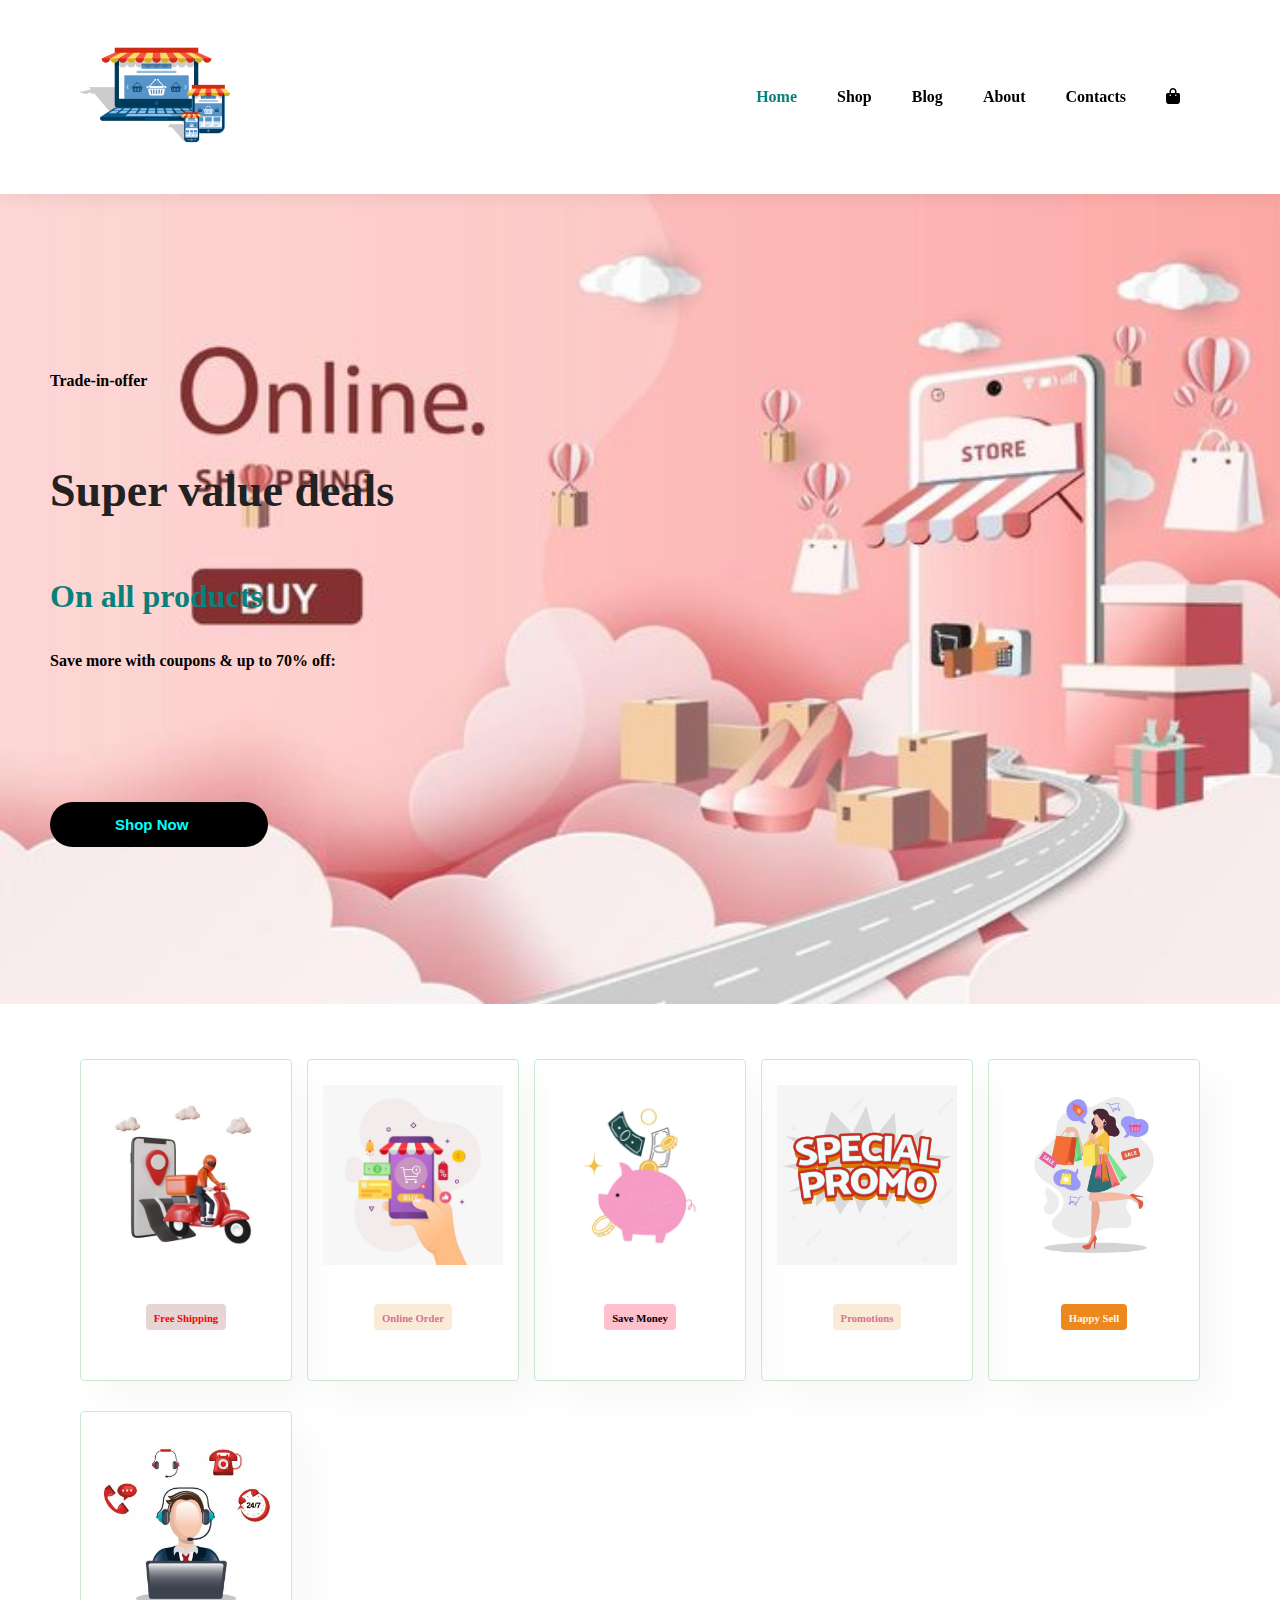
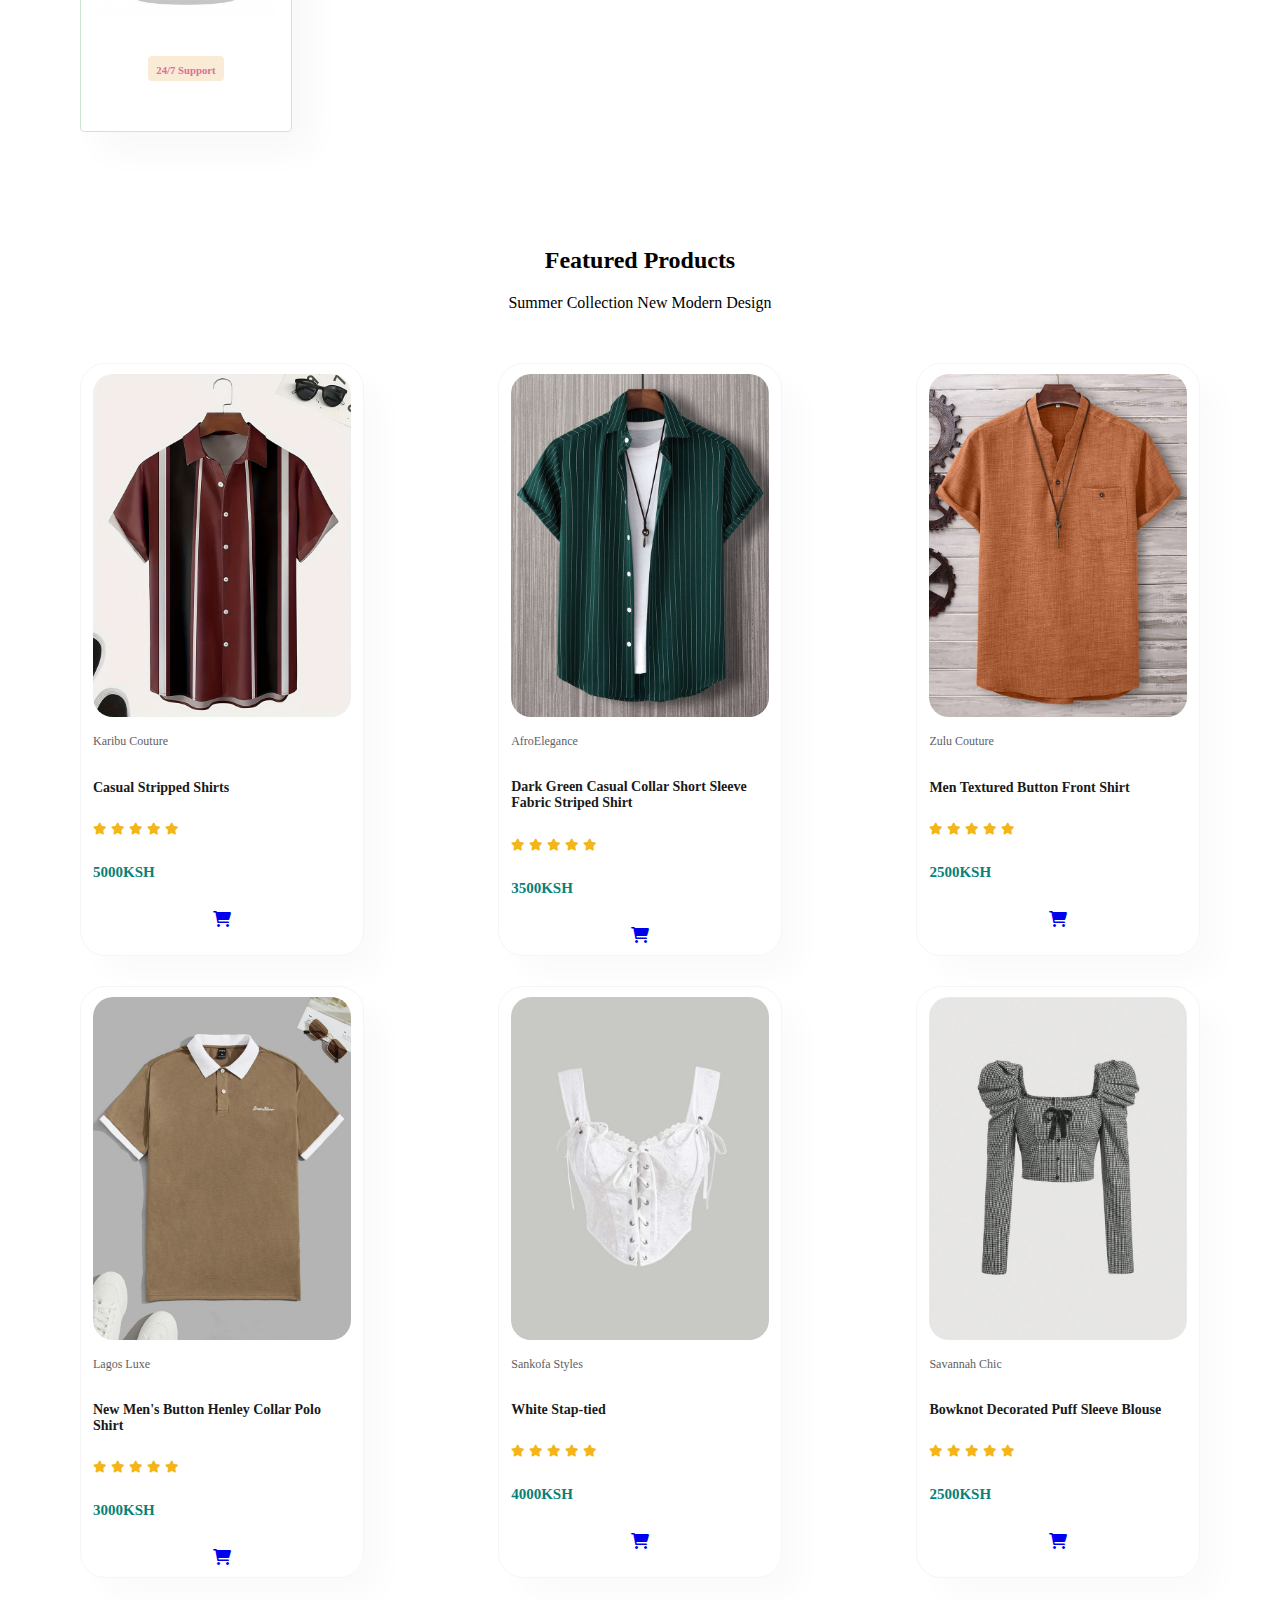
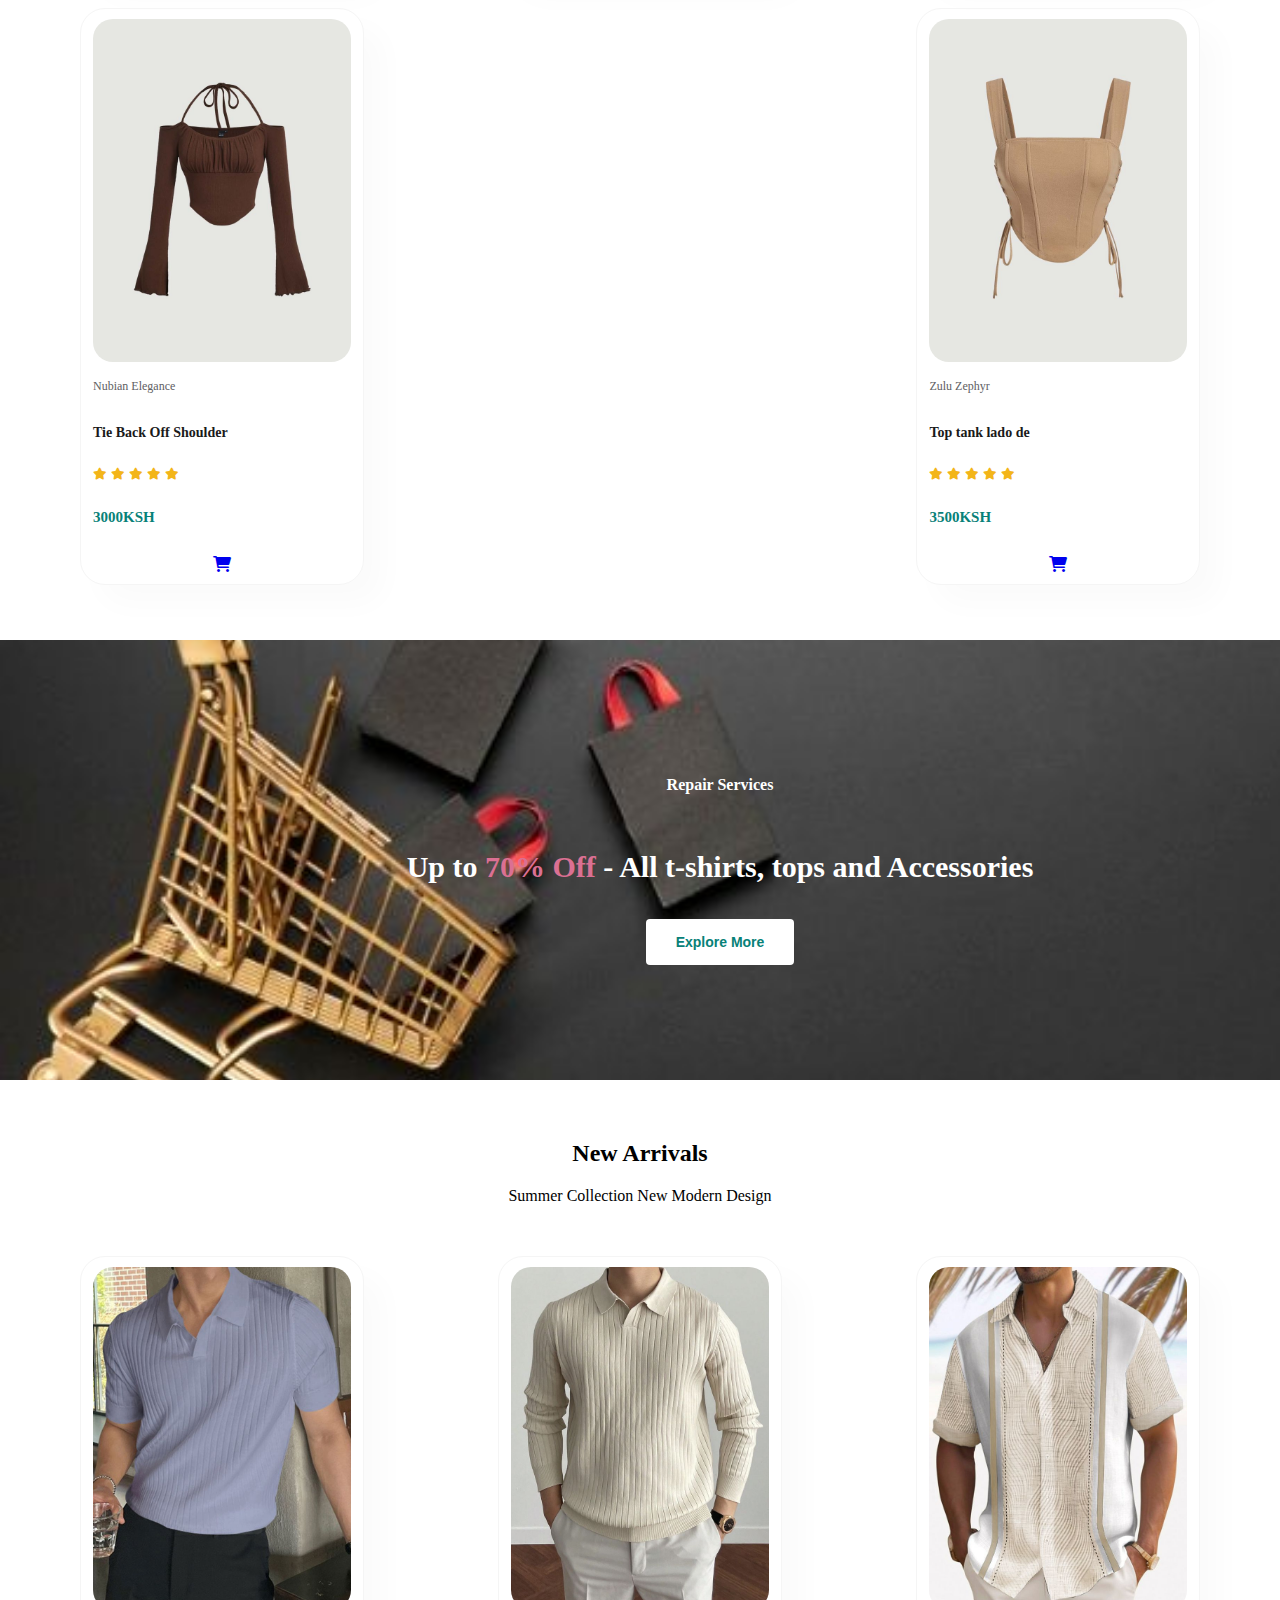
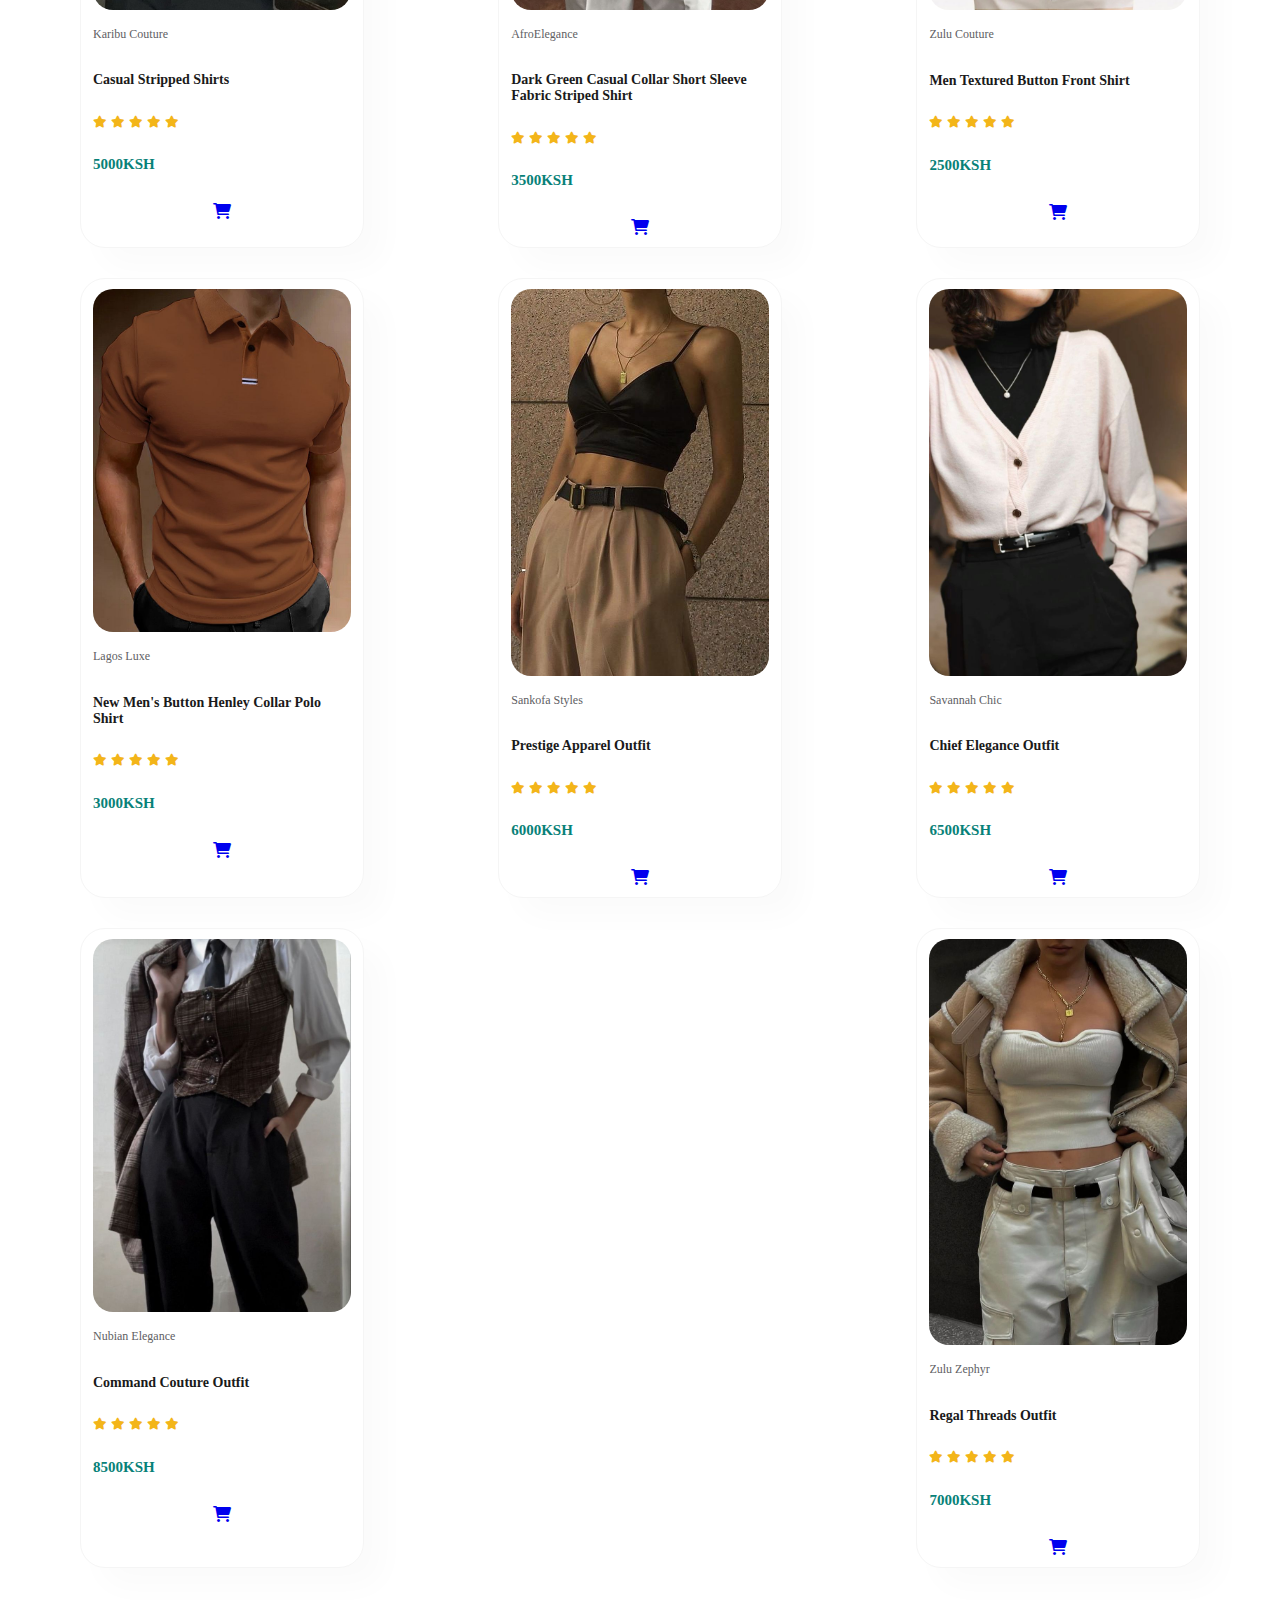
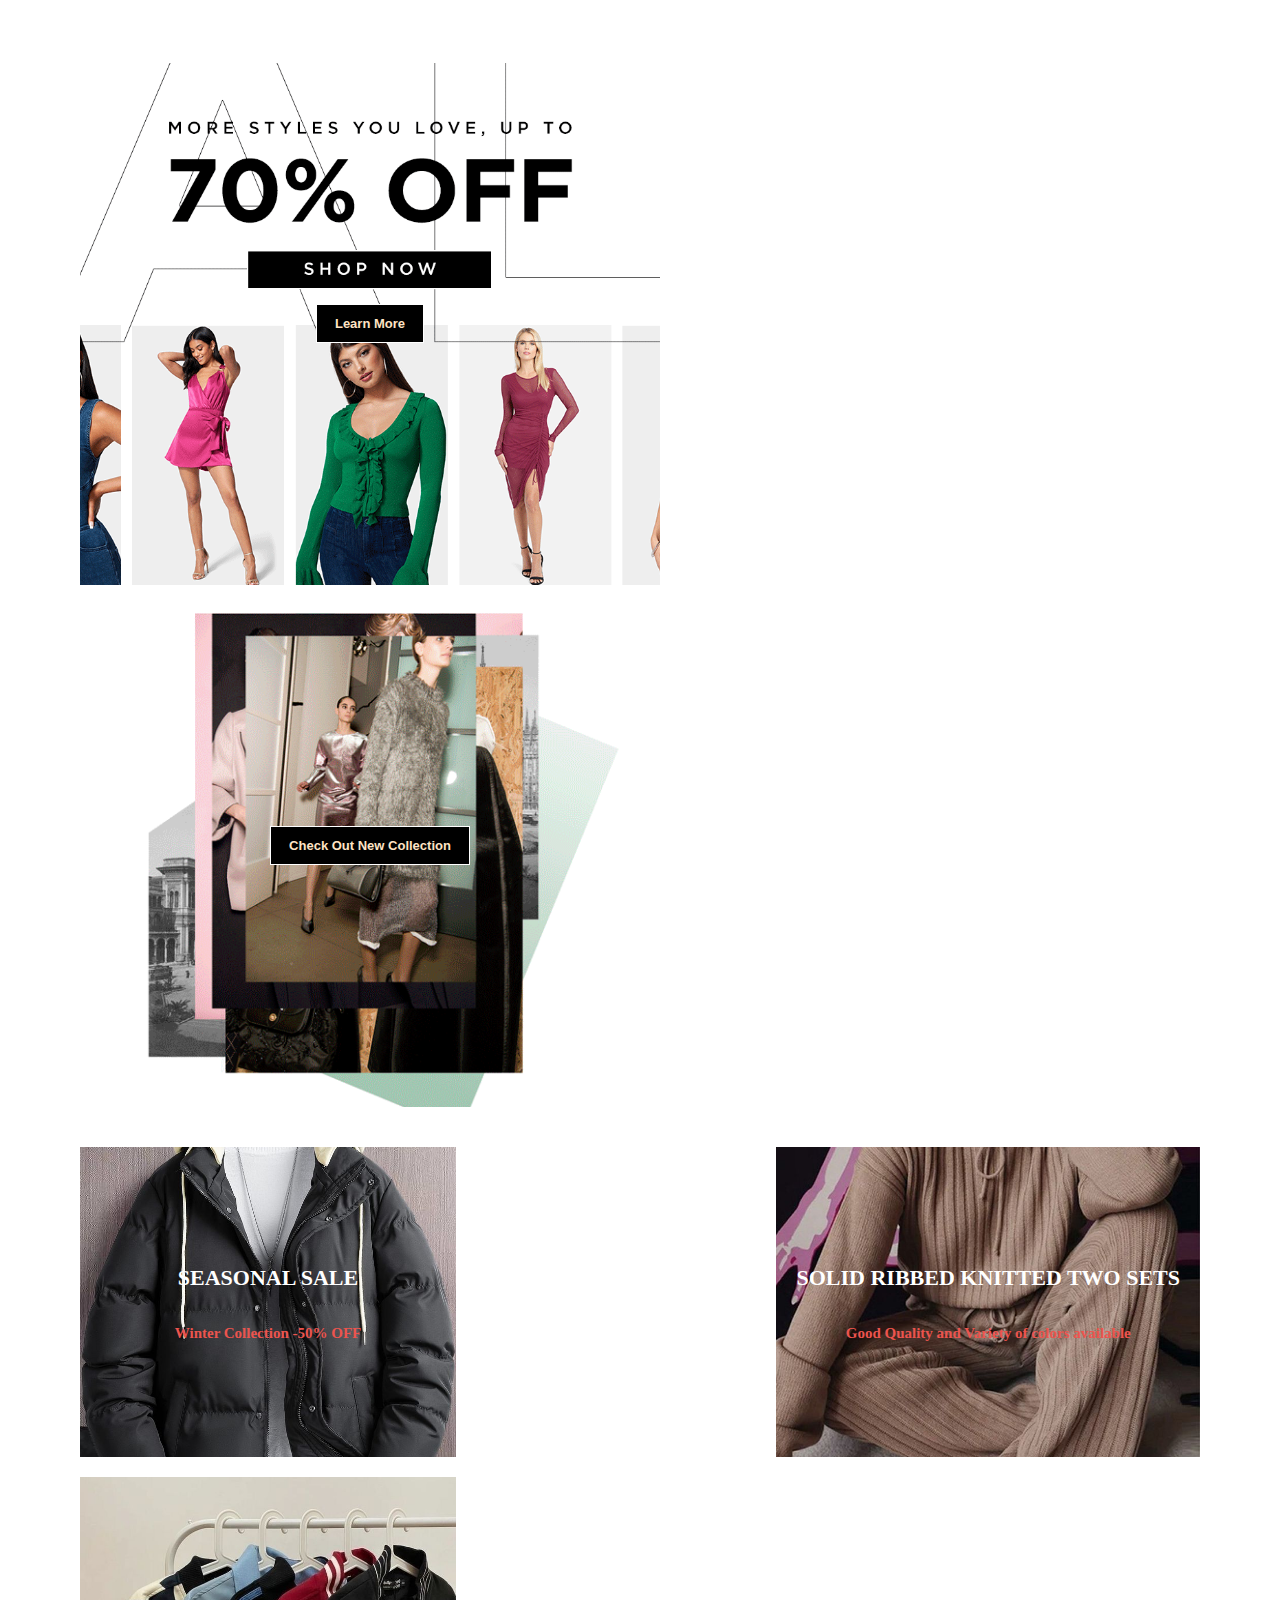
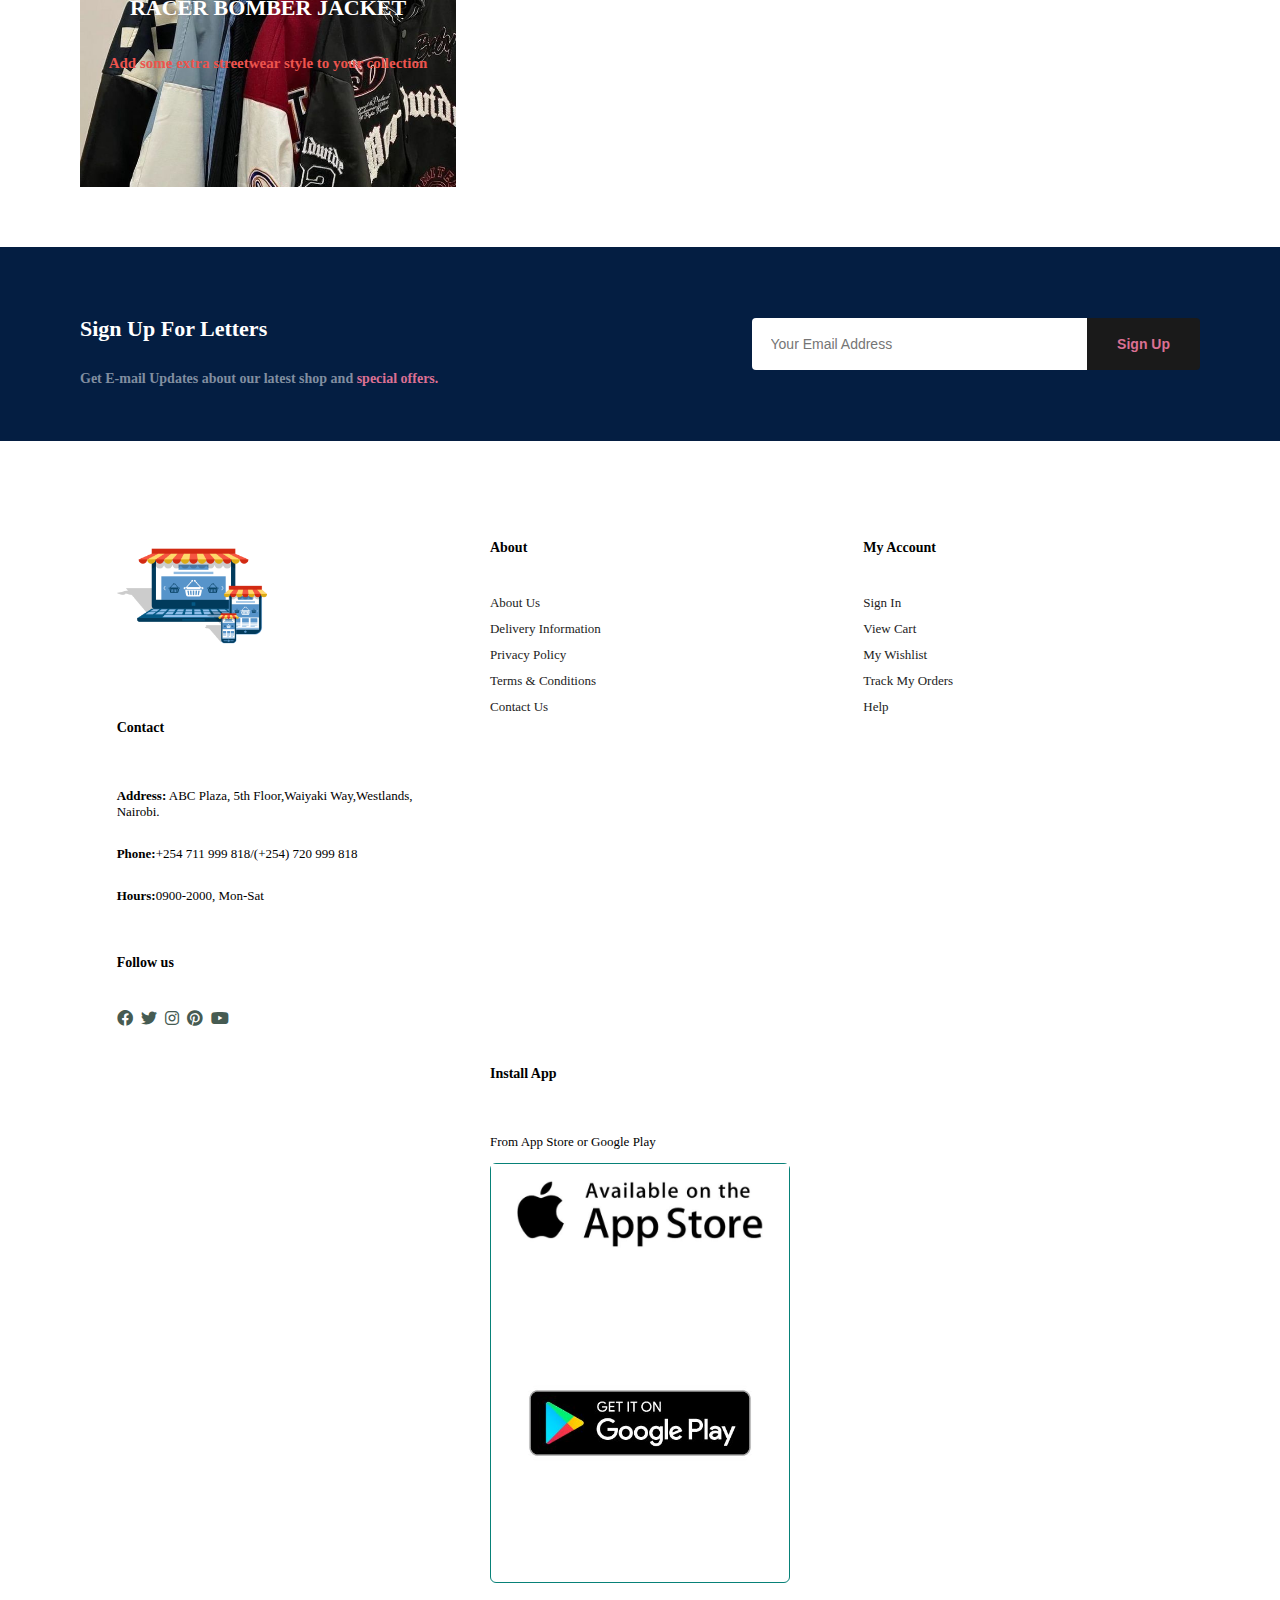
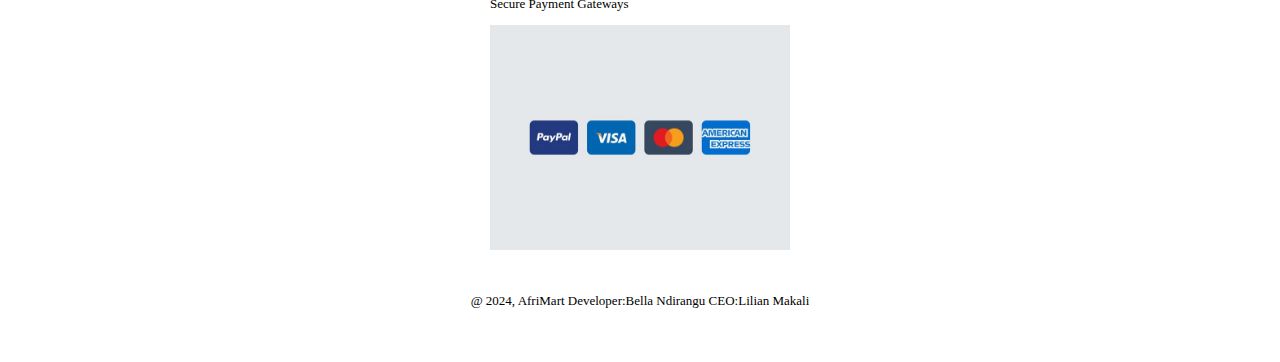
<file: OneDrive/Desktop/2024/System Methodologies/AfriMartProject/index.html>
<!DOCTYPE html>
<html lang="en">
    <head>
        <meta charset="UTF-8">
        <meta http-equiv="X-UA-Compatible" content="IE=edge">
        <meta name="viewport" content="width=device-width, initial-scale=1.0">
        <link rel="icon"type="image.logo" href="images/logo2.png">
        <link rel="stylesheet" href="https://cdnjs.cloudflare.com/ajax/libs/font-awesome/6.0.0-beta3/css/all.min.css">
        <title>AfriMart</title>
        <link rel="stylesheet" href="style.css">
    </head>

    <body>
        <section id="header">
          <a href="#"><img src="images/logo2.png" class="logo" alt=""></a>

          <div>
            <ul id="navbar">
               <li><a class="active" href="index.html">Home</a></li> 
               <li><a href="shop.html">Shop</a></li> 
               <li><a href="blog.html">Blog</a></li> 
               <li><a href="about.html">About</a></li> 
               <li><a href="contact.html">Contacts</a></li> 
               <li id="lg-bag"><a href="cart.html"><i class="fas fa-shopping-bag"></i></a></li> 
               <a href="#" id="close"><i class="fas fa-times"></i></a>
            </ul>
          </div>

          <div id="mobile">
            <a href="cart.html"><i class="fas fa-shopping-bag"></i></a>
            <i id="bar" class="fas fa-outdent"></i>
          </div>

        </section>

        <section id="hero">
            <h4>Trade-in-offer</h4>
            <h2>Super value deals</h2>
            <h1>On all products</h1>
            <p>Save more with coupons & up to 70% off:</p>
            <br><br>
            <button>Shop Now</button>
        </section>

        <section id="feature" class="section-p1">
          <div class="fe-box">
            <img src="images/freeshipping.jpeg" class="logo" alt="">
            <h6>Free Shipping</h6>
          </div>

          <div class="fe-box">
            <img src="images/onlineshopping.jpeg" class="logo" alt="">
            <h6>Online Order</h6>
          </div>

          <div class="fe-box">
            <img src="images/savemoney.jpeg" class="logo" alt="">
            <h6>Save Money</h6>
          </div>

          <div class="fe-box">
            <img src="images/promotion.jpeg" class="logo" alt="">
            <h6>Promotions</h6>
          </div>

          <div class="fe-box">
            <img src="images/happysell.jpeg" class="logo" alt="">
            <h6>Happy Sell</h6>
          </div>

          <div class="fe-box">
            <img src="images/support.jpeg" class="logo" alt="">
            <h6>24/7 Support</h6>
          </div>
        </section>

        <section id="product1" class="section-p1">
          <h2>Featured Products</h2>
          <p>Summer Collection New Modern Design</p>
          <div class="pro-container">
            <div class="pro">
              <img src="images/shirt1.jpeg" alt="">
              <div class="des">
                <span>Karibu Couture</span>
                <h5>Casual Stripped Shirts</h5>
                <div class="star">
                  <i class="fas fa-star"></i>
                  <i class="fas fa-star"></i>
                  <i class="fas fa-star"></i>
                  <i class="fas fa-star"></i>
                  <i class="fas fa-star"></i>
                </div>
                <h4>5000KSH</h4>
              </div>
              <a href="#"><i class="fas fa-shopping-cart"></i></a>
            </div>

            <div class="pro">
              <img src="images/shirt5.jpeg" alt="">
              <div class="des">
                <span>AfroElegance</span>
                <h5>Dark Green Casual Collar Short Sleeve Fabric Striped Shirt</h5>
                <div class="star">
                  <i class="fas fa-star"></i>
                  <i class="fas fa-star"></i>
                  <i class="fas fa-star"></i>
                  <i class="fas fa-star"></i>
                  <i class="fas fa-star"></i>
                </div>
                <h4>3500KSH</h4>
              </div>
              <a href="#"><i class="fas fa-shopping-cart"></i></a>
            </div>
            <div class="pro">
              <img src="images/shirt3.jpeg" alt="">
              <div class="des">
                <span>Zulu Couture</span>
                <h5>Men Textured Button Front Shirt</h5>
                <div class="star">
                  <i class="fas fa-star"></i>
                  <i class="fas fa-star"></i>
                  <i class="fas fa-star"></i>
                  <i class="fas fa-star"></i>
                  <i class="fas fa-star"></i>
                </div>
                <h4>2500KSH</h4>
              </div>
              <a href="#"><i class="fas fa-shopping-cart"></i></a>
            </div>

            <div class="pro">
              <img src="images/shirt6.jpeg" alt="">
              <div class="des">
                <span>Lagos Luxe</span>
                <h5>New Men's Button Henley Collar Polo Shirt</h5>
                <div class="star">
                  <i class="fas fa-star"></i>
                  <i class="fas fa-star"></i>
                  <i class="fas fa-star"></i>
                  <i class="fas fa-star"></i>
                  <i class="fas fa-star"></i>
                </div>
                <h4>3000KSH</h4>
              </div>
              <a href="#"><i class="fas fa-shopping-cart"></i></a>
            </div>

            <div class="pro">
              <img src="images/corset2.jpeg" alt="">
              <div class="des">
                <span>Sankofa Styles</span>
                <h5>White Stap-tied</h5>
                <div class="star">
                  <i class="fas fa-star"></i>
                  <i class="fas fa-star"></i>
                  <i class="fas fa-star"></i>
                  <i class="fas fa-star"></i>
                  <i class="fas fa-star"></i>
                </div>
                <h4>4000KSH</h4>
              </div>
              <a href="#"><i class="fas fa-shopping-cart"></i></a>
            </div>

            <div class="pro">
              <img src="images/Bowknot Decorated Puff Sleeve Blouse.jpeg" alt="">
              <div class="des">
                <span>Savannah Chic</span>
                <h5>Bowknot Decorated Puff Sleeve Blouse</h5>
                <div class="star">
                  <i class="fas fa-star"></i>
                  <i class="fas fa-star"></i>
                  <i class="fas fa-star"></i>
                  <i class="fas fa-star"></i>
                  <i class="fas fa-star"></i>
                </div>
                <h4>2500KSH</h4>
              </div>
              <a href="#"><i class="fas fa-shopping-cart"></i></a>
            </div>

            <div class="pro">
              <img src="images/Tie Back Off Shoulder Ruched Bust Flounce Sleeve Bandana Hem Tee.jpeg" alt="">
              <div class="des">
                <span>Nubian Elegance</span>
                <h5>Tie Back Off Shoulder</h5>
                <div class="star">
                  <i class="fas fa-star"></i>
                  <i class="fas fa-star"></i>
                  <i class="fas fa-star"></i>
                  <i class="fas fa-star"></i>
                  <i class="fas fa-star"></i>
                </div>
                <h4>3000KSH</h4>
              </div>
              <a href="#"><i class="fas fa-shopping-cart"></i></a>
            </div>

            <div class="pro">
              <img src="images/Top tank lado de cadarço.jpeg" alt="">
              <div class="des">
                <span>Zulu Zephyr</span>
                <h5>Top tank lado de</h5>
                <div class="star">
                  <i class="fas fa-star"></i>
                  <i class="fas fa-star"></i>
                  <i class="fas fa-star"></i>
                  <i class="fas fa-star"></i>
                  <i class="fas fa-star"></i>
                </div>
                <h4>3500KSH</h4>
              </div>
              <a href="#"><i class="fas fa-shopping-cart"></i></a>
            </div>
          </div>
        </section>

        <section id="banner" class="section-p1">
          <h4>Repair Services</h4>
          <h2>Up to <span>70% Off</span> - All t-shirts, tops and Accessories</h2>
          <button class="normal">Explore More</button>
        </section>

        <section id="product1" class="section-p1">
          <h2>New Arrivals</h2>
          <p>Summer Collection New Modern Design</p>
          <div class="pro-container">
            <div class="pro">
              <img src="images/backupshirt5.jpeg" alt="">
              <div class="des">
                <span>Karibu Couture</span>
                <h5>Casual Stripped Shirts</h5>
                <div class="star">
                  <i class="fas fa-star"></i>
                  <i class="fas fa-star"></i>
                  <i class="fas fa-star"></i>
                  <i class="fas fa-star"></i>
                  <i class="fas fa-star"></i>
                </div>
                <h4>5000KSH</h4>
              </div>
              <a href="#"><i class="fas fa-shopping-cart"></i></a>
            </div>

            <div class="pro">
              <img src="images/backupshirt3.jpeg" alt="">
              <div class="des">
                <span>AfroElegance</span>
                <h5>Dark Green Casual Collar Short Sleeve Fabric Striped Shirt</h5>
                <div class="star">
                  <i class="fas fa-star"></i>
                  <i class="fas fa-star"></i>
                  <i class="fas fa-star"></i>
                  <i class="fas fa-star"></i>
                  <i class="fas fa-star"></i>
                </div>
                <h4>3500KSH</h4>
              </div>
              <a href="#"><i class="fas fa-shopping-cart"></i></a>
            </div>
            <div class="pro">
              <img src="images/download4.jpeg" alt="">
              <div class="des">
                <span>Zulu Couture</span>
                <h5>Men Textured Button Front Shirt</h5>
                <div class="star">
                  <i class="fas fa-star"></i>
                  <i class="fas fa-star"></i>
                  <i class="fas fa-star"></i>
                  <i class="fas fa-star"></i>
                  <i class="fas fa-star"></i>
                </div>
                <h4>2500KSH</h4>
              </div>
              <a href="#"><i class="fas fa-shopping-cart"></i></a>
            </div>

            <div class="pro">
              <img src="images/Men Contrast Striped Tape Polo Shirt.jpeg" alt="">
              <div class="des">
                <span>Lagos Luxe</span>
                <h5>New Men's Button Henley Collar Polo Shirt</h5>
                <div class="star">
                  <i class="fas fa-star"></i>
                  <i class="fas fa-star"></i>
                  <i class="fas fa-star"></i>
                  <i class="fas fa-star"></i>
                  <i class="fas fa-star"></i>
                </div>
                <h4>3000KSH</h4>
              </div>
              <a href="#"><i class="fas fa-shopping-cart"></i></a>
            </div>
<!--girls-->
            <div class="pro">
              <img src="images/arrival5.jpeg" alt="">
              <div class="des">
                <span>Sankofa Styles</span>
                <h5>Prestige Apparel Outfit</h5>
                <div class="star">
                  <i class="fas fa-star"></i>
                  <i class="fas fa-star"></i>
                  <i class="fas fa-star"></i>
                  <i class="fas fa-star"></i>
                  <i class="fas fa-star"></i>
                </div>
                <h4>6000KSH</h4>
              </div>
              <a href="#"><i class="fas fa-shopping-cart"></i></a>
            </div>

            <div class="pro">
              <img src="images/arrival2.jpeg" alt="">
              <div class="des">
                <span>Savannah Chic</span>
                <h5>Chief Elegance Outfit</h5>
                <div class="star">
                  <i class="fas fa-star"></i>
                  <i class="fas fa-star"></i>
                  <i class="fas fa-star"></i>
                  <i class="fas fa-star"></i>
                  <i class="fas fa-star"></i>
                </div>
                <h4>6500KSH</h4>
              </div>
              <a href="#"><i class="fas fa-shopping-cart"></i></a>
            </div>

            <div class="pro">
              <img src="images/arrival3.jpeg" alt="">
              <div class="des">
                <span>Nubian Elegance</span>
                <h5>Command Couture Outfit</h5>
                <div class="star">
                  <i class="fas fa-star"></i>
                  <i class="fas fa-star"></i>
                  <i class="fas fa-star"></i>
                  <i class="fas fa-star"></i>
                  <i class="fas fa-star"></i>
                </div>
                <h4>8500KSH</h4>
              </div>
              <a href="#"><i class="fas fa-shopping-cart"></i></a>
            </div>

            <div class="pro">
              <img src="images/arrival8.jpeg" alt="">
              <div class="des">
                <span>Zulu Zephyr</span>
                <h5>Regal Threads Outfit</h5>
                <div class="star">
                  <i class="fas fa-star"></i>
                  <i class="fas fa-star"></i>
                  <i class="fas fa-star"></i>
                  <i class="fas fa-star"></i>
                  <i class="fas fa-star"></i>
                </div>
                <h4>7000KSH</h4>
              </div>
              <a href="#"><i class="fas fa-shopping-cart"></i></a>
            </div>
          </div>
        </section>

        <section id="sm-banner" class="section-p1">
          <div class="banner-box">
            <button class="white">Learn More</button>
          </div>

          <div class="banner-box banner-box2">
            <button class="white">Check Out New Collection</button>
          </div>
        </section>

        <section id="banner3" >
          <div class="banner-box">
            <h2>SEASONAL SALE</h2>
            <h3>Winter Collection -50% OFF</h3>
          </div>

          <div class="banner-box banner-box2">
            <h2>SOLID RIBBED KNITTED TWO SETS</h2>
            <h3>Good Quality and Variety of colors available</h3>
          </div>

          <div class="banner-box banner-box3">
            <h2>RACER BOMBER JACKET</h2>
            <h3>Add some extra streetwear style to your collection</h3>
          </div>
          
        </section>

        <section id="newsletter" class="section-p1 section-m1">
          <div class="newstext">
            <h4>Sign Up For Letters</h4>
            <p>Get E-mail Updates about our latest shop and <span>special offers.</span></p>
          </div>

          <div class="form">
            <input type="text" placeholder="Your Email Address"> 
            <button class="normal">Sign Up</button>
          </div>
        </section>

        <footer class="section-p1">
          <div class="col">
            <img class="logo" src="images/logo2.png" alt="">
            <h4>Contact</h4>
            <p><strong>Address:</strong> ABC Plaza, 5th Floor,Waiyaki Way,Westlands, Nairobi.</p>
            <P><strong>Phone:</strong>+254 711 999 818/(+254) 720 999 818</P>
            <p><strong>Hours:</strong>0900-2000, Mon-Sat</p>

            <div class="follow">
              <h4>Follow us</h4>
              <div class="icon">
                <i class="fab fa-facebook"></i>
                <i class="fab fa-twitter"></i>
                <i class="fab fa-instagram"></i>
                <i class="fab fa-pinterest"></i>
                <i class="fab fa-youtube"></i>
              </div>
            </div>
          </div>

          <div class="col">
            <h4>About</h4>
            <a href="">About Us</a>
            <a href="">Delivery Information</a>
            <a href="">Privacy Policy</a>
            <a href="">Terms & Conditions</a>
            <a href="">Contact Us</a>
          </div>

          <div class="col">
            <h4>My Account</h4>
            <a href="">Sign In</a>
            <a href="">View Cart</a>
            <a href="">My Wishlist</a>
            <a href="">Track My Orders</a>
            <a href="">Help</a>
          </div>

          <div class="col install">
            <h4>Install App</h4>
            <p>From App Store or Google Play</p>
            <div class="row">
              <Img src="images/appstore.jpeg" alt="">
              <Img src="images/googleplay.jpeg" alt="">
            </div>
            <p>Secure Payment Gateways</p>
            <Img src="images/payment.jpeg" alt="">
          </div>

          <div class="copyright">
            <p>@ 2024, AfriMart Developer:Bella Ndirangu CEO:Lilian Makali</p>
          </div>
        </footer>
        
        <script src="script.js"></script>
    </body>
</html>
</file>
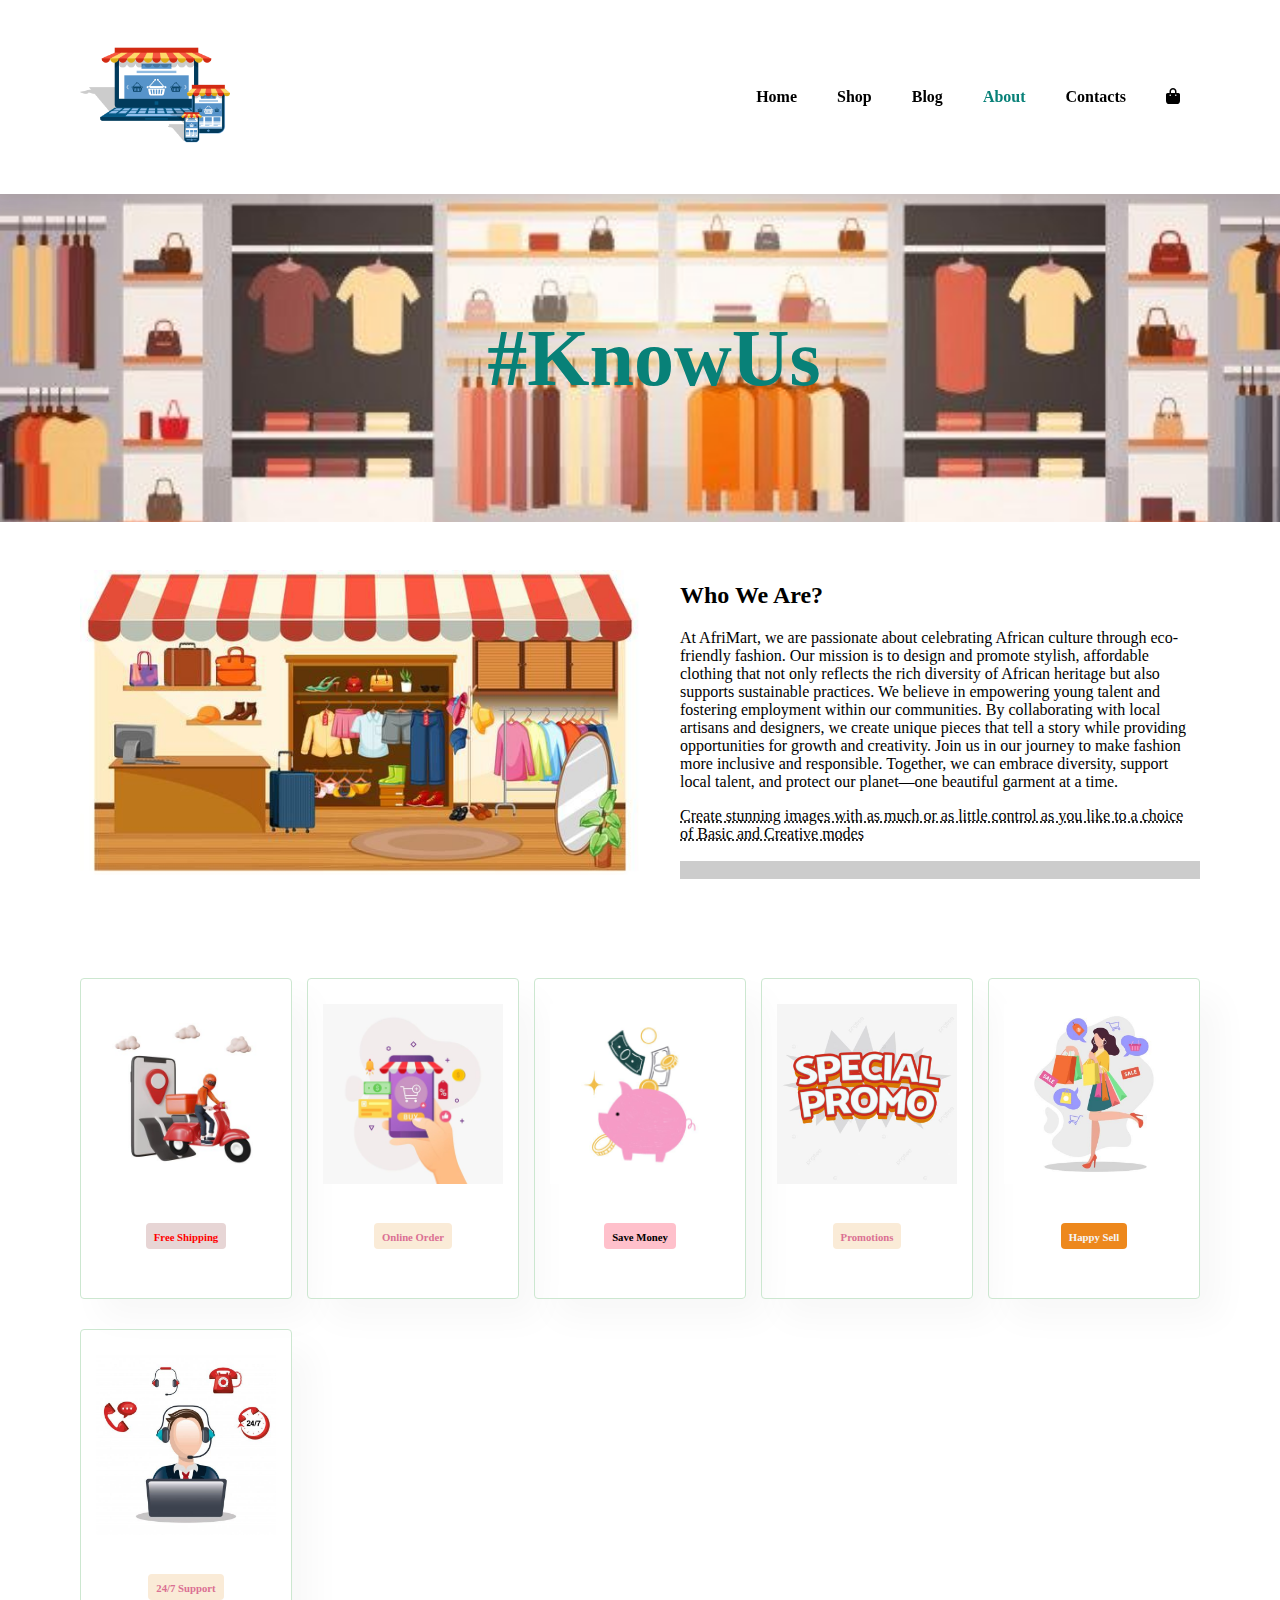
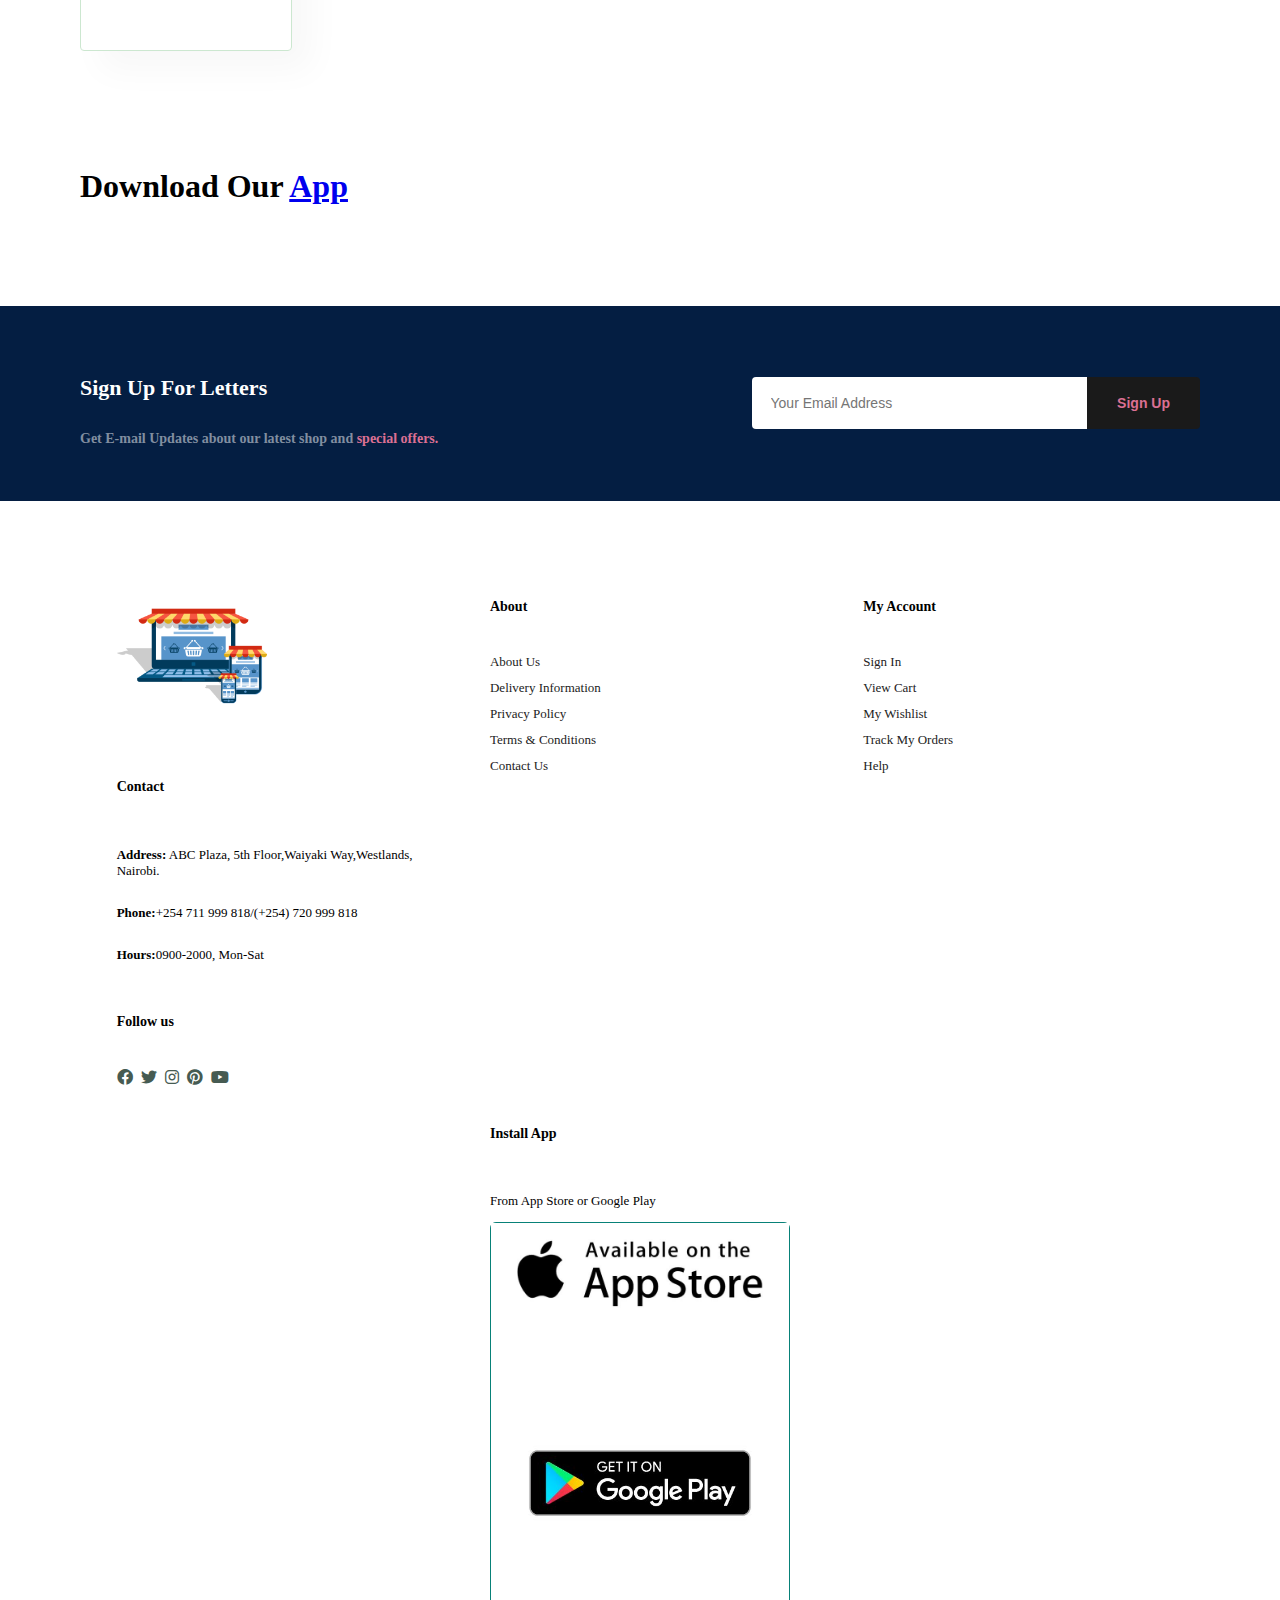
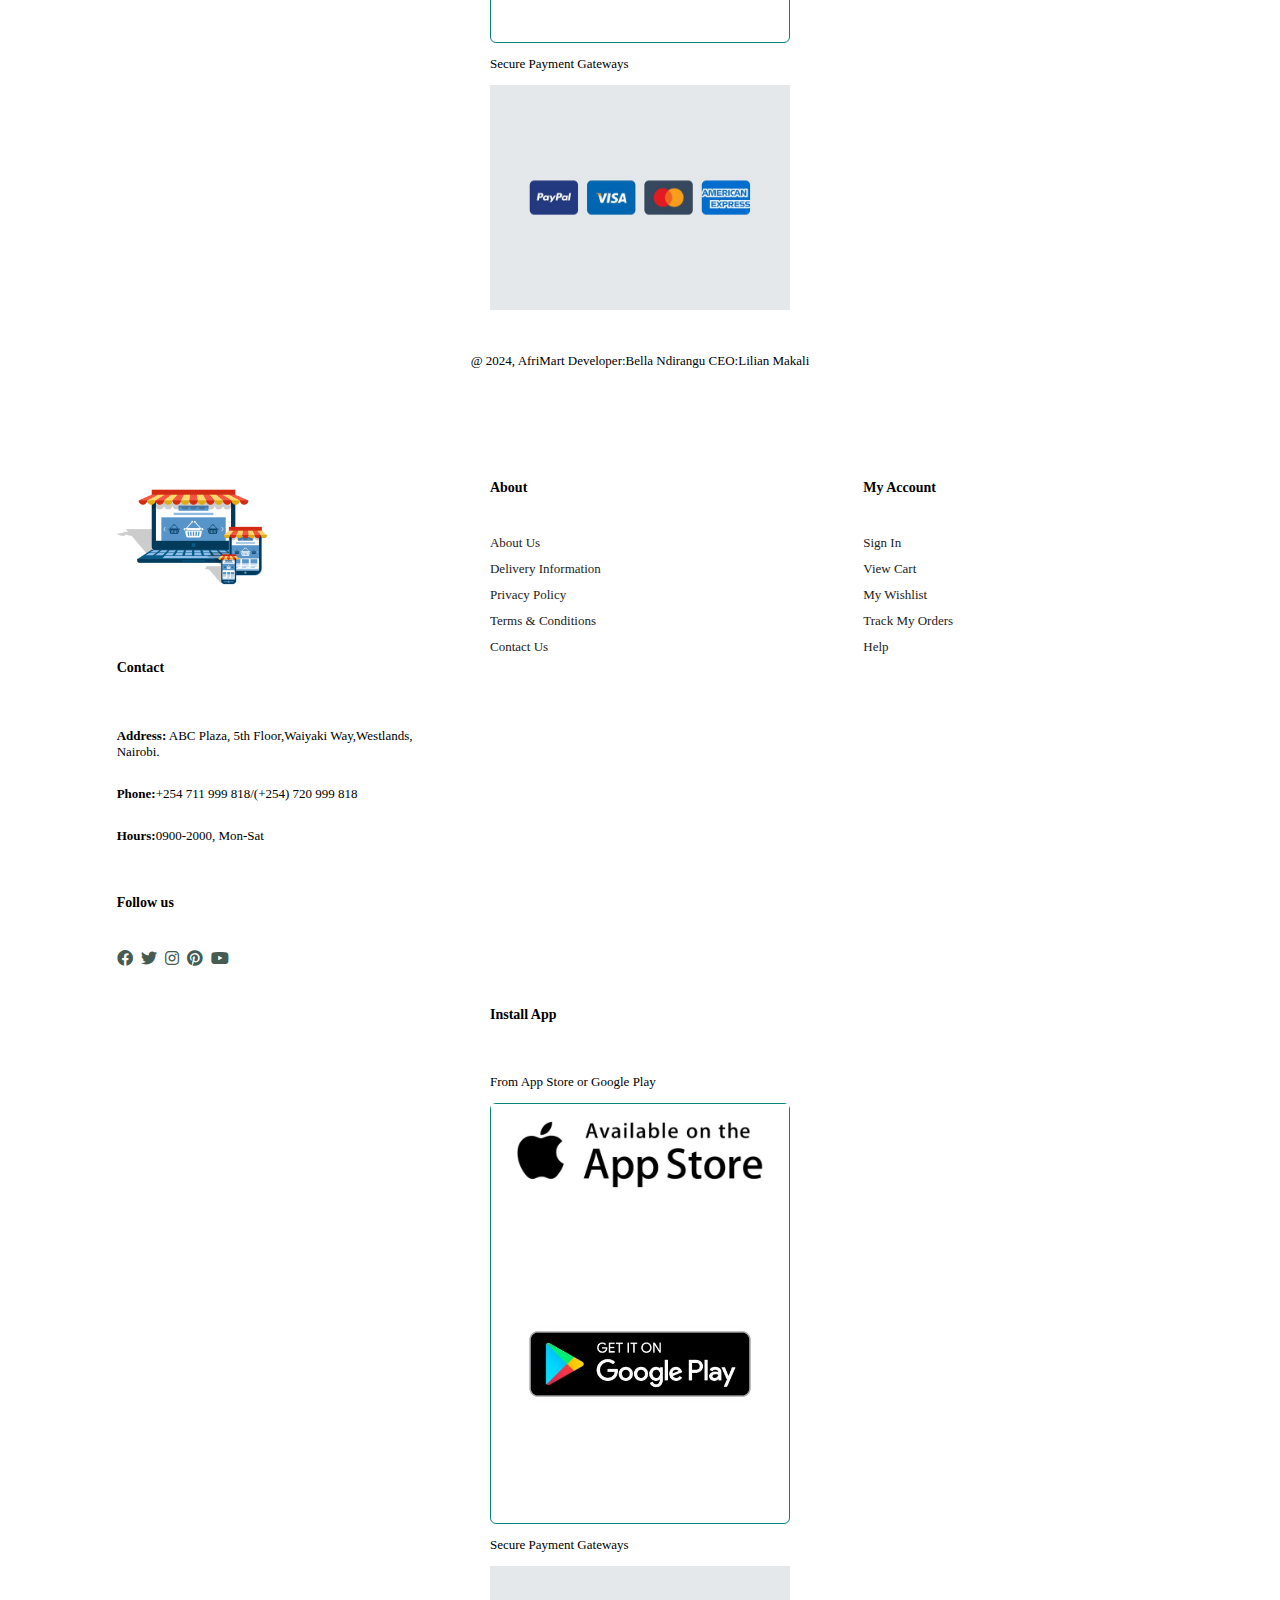
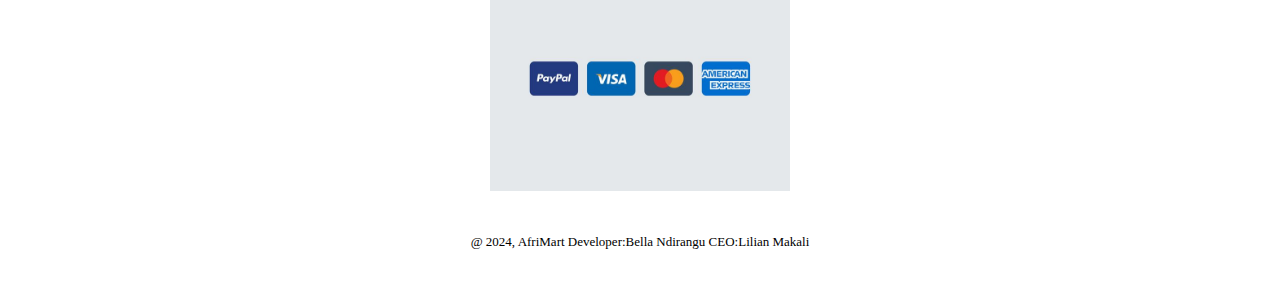
<file: OneDrive/Desktop/2024/System Methodologies/AfriMartProject/about.html>
<!DOCTYPE html>
<html lang="en">
    <head>
        <meta charset="UTF-8">
        <meta http-equiv="X-UA-Compatible" content="IE=edge">
        <meta name="viewport" content="width=device-width, initial-scale=1.0">
        <link rel="icon"type="image.logo" href="images/logo2.png">
        <link rel="stylesheet" href="https://cdnjs.cloudflare.com/ajax/libs/font-awesome/6.0.0-beta3/css/all.min.css">
        <title>AfriMart</title>
        <link rel="stylesheet" href="style.css">
    </head>

    <body>
        <section id="header">
          <a href="#"><img src="images/logo2.png" class="logo" alt=""></a>

          <div>
            <ul id="navbar">
               <li><a href="index.html">Home</a></li> 
               <li><a href="shop.html">Shop</a></li> 
               <li><a href="blog.html">Blog</a></li> 
               <li><a class="active" href="about.html">About</a></li> 
               <li><a href="contact.html">Contacts</a></li> 
               <li id="lg-bag"><a href="cart.html"><i class="fas fa-shopping-bag"></i></a></li> 
               <a href="#" id="close"><i class="fas fa-times"></i></a>
            </ul>
          </div>

          <div id="mobile">
            <a href="cart.html"><i class="fas fa-shopping-bag"></i></a>
            <i id="bar" class="fas fa-outdent"></i>
          </div>

        </section>

        <section id="page-header" class="about-header">
            <h2>#KnowUs</h2>
        </section>

        <section id="about-head" class="section-p1">
            <img src="images/whoarewe.jpeg" alt="">
            <div>
                <h2>Who We Are?</h2>
                <p>At AfriMart, we are passionate about celebrating African culture through eco-friendly fashion. Our mission is to design and promote stylish, affordable clothing that not only reflects the rich diversity of African heritage but also supports sustainable practices.

                    We believe in empowering young talent and fostering employment within our communities. By collaborating with local artisans and designers, we create unique pieces that tell a story while providing opportunities for growth and creativity.
  
                    Join us in our journey to make fashion more inclusive and responsible. Together, we can embrace diversity, support local talent, and protect our planet—one beautiful garment at a time.</p>


                    <abbr title="">Create stunning images with as much or as little control as you like to a choice of Basic and Creative modes</abbr>

                    <br><br>

                    <marquee bgcolor="#ccc" loop="-1" scrollamount="5" width="100%">Create stunning images with as much or as little control as you like to a choice of Basic and Creative modes</marquee>


            </div>
        </section>

        <section id="feature" class="section-p1">
            <div class="fe-box">
              <img src="images/freeshipping.jpeg" class="logo" alt="">
              <h6>Free Shipping</h6>
            </div>
  
            <div class="fe-box">
              <img src="images/onlineshopping.jpeg" class="logo" alt="">
              <h6>Online Order</h6>
            </div>
  
            <div class="fe-box">
              <img src="images/savemoney.jpeg" class="logo" alt="">
              <h6>Save Money</h6>
            </div>
  
            <div class="fe-box">
              <img src="images/promotion.jpeg" class="logo" alt="">
              <h6>Promotions</h6>
            </div>
  
            <div class="fe-box">
              <img src="images/happysell.jpeg" class="logo" alt="">
              <h6>Happy Sell</h6>
            </div>
  
            <div class="fe-box">
              <img src="images/support.jpeg" class="logo" alt="">
              <h6>24/7 Support</h6>
            </div>
        </section>

        <section id="about-app" class="section-p1">
          <h1>Download Our <a href="#">App</a></h1>
        </section>

        <section id="newsletter" class="section-p1 section-m1">
            <div class="newstext">
              <h4>Sign Up For Letters</h4>
              <p>Get E-mail Updates about our latest shop and <span>special offers.</span></p>
            </div>
  
            <div class="form">
              <input type="text" placeholder="Your Email Address"> 
              <button class="normal">Sign Up</button>
            </div>
        </section>
  
          <footer class="section-p1">
            <div class="col">
              <img class="logo" src="images/logo2.png" alt="">
              <h4>Contact</h4>
              <p><strong>Address:</strong> ABC Plaza, 5th Floor,Waiyaki Way,Westlands, Nairobi.</p>
              <P><strong>Phone:</strong>+254 711 999 818/(+254) 720 999 818</P>
              <p><strong>Hours:</strong>0900-2000, Mon-Sat</p>
  
              <div class="follow">
                <h4>Follow us</h4>
                <div class="icon">
                  <i class="fab fa-facebook"></i>
                  <i class="fab fa-twitter"></i>
                  <i class="fab fa-instagram"></i>
                  <i class="fab fa-pinterest"></i>
                  <i class="fab fa-youtube"></i>
                </div>
              </div>
            </div>
  
            <div class="col">
              <h4>About</h4>
              <a href="">About Us</a>
              <a href="">Delivery Information</a>
              <a href="">Privacy Policy</a>
              <a href="">Terms & Conditions</a>
              <a href="">Contact Us</a>
            </div>
  
            <div class="col">
              <h4>My Account</h4>
              <a href="">Sign In</a>
              <a href="">View Cart</a>
              <a href="">My Wishlist</a>
              <a href="">Track My Orders</a>
              <a href="">Help</a>
            </div>
  
            <div class="col install">
              <h4>Install App</h4>
              <p>From App Store or Google Play</p>
              <div class="row">
                <Img src="images/appstore.jpeg" alt="">
                <Img src="images/googleplay.jpeg" alt="">
              </div>
              <p>Secure Payment Gateways</p>
              <Img src="images/payment.jpeg" alt="">
            </div>
  
            <div class="copyright">
              <p>@ 2024, AfriMart Developer:Bella Ndirangu CEO:Lilian Makali</p>
            </div>
          </footer>

        

        <footer class="section-p1">
          <div class="col">
            <img class="logo" src="images/logo2.png" alt="">
            <h4>Contact</h4>
            <p><strong>Address:</strong> ABC Plaza, 5th Floor,Waiyaki Way,Westlands, Nairobi.</p>
            <P><strong>Phone:</strong>+254 711 999 818/(+254) 720 999 818</P>
            <p><strong>Hours:</strong>0900-2000, Mon-Sat</p>

            <div class="follow">
              <h4>Follow us</h4>
              <div class="icon">
                <i class="fab fa-facebook"></i>
                <i class="fab fa-twitter"></i>
                <i class="fab fa-instagram"></i>
                <i class="fab fa-pinterest"></i>
                <i class="fab fa-youtube"></i>
              </div>
            </div>
          </div>

          <div class="col">
            <h4>About</h4>
            <a href="">About Us</a>
            <a href="">Delivery Information</a>
            <a href="">Privacy Policy</a>
            <a href="">Terms & Conditions</a>
            <a href="">Contact Us</a>
          </div>

          <div class="col">
            <h4>My Account</h4>
            <a href="">Sign In</a>
            <a href="">View Cart</a>
            <a href="">My Wishlist</a>
            <a href="">Track My Orders</a>
            <a href="">Help</a>
          </div>

          <div class="col install">
            <h4>Install App</h4>
            <p>From App Store or Google Play</p>
            <div class="row">
              <Img src="images/appstore.jpeg" alt="">
              <Img src="images/googleplay.jpeg" alt="">
            </div>
            <p>Secure Payment Gateways</p>
            <Img src="images/payment.jpeg" alt="">
          </div>

          <div class="copyright">
            <p>@ 2024, AfriMart Developer:Bella Ndirangu CEO:Lilian Makali</p>
          </div>
        </footer>

        
        <script src="script.js"></script>
    </body>
</html>
</file>
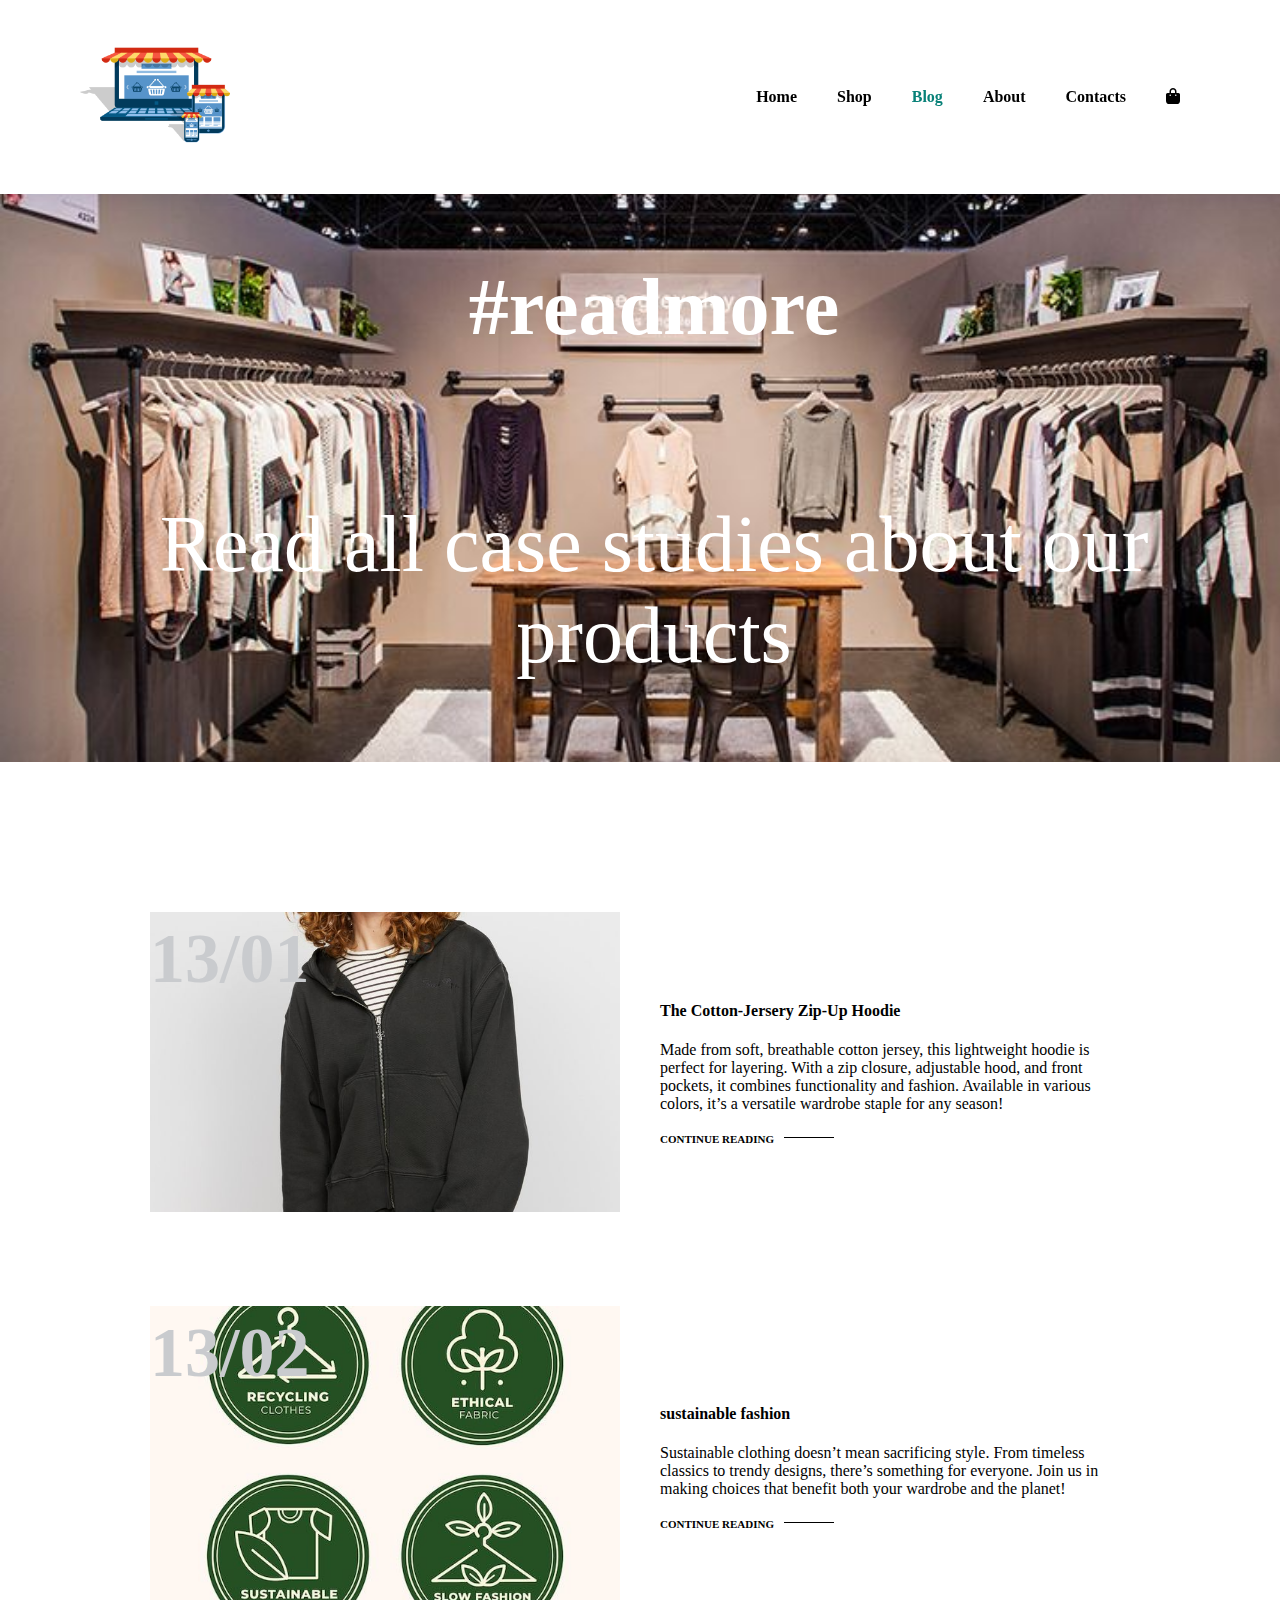
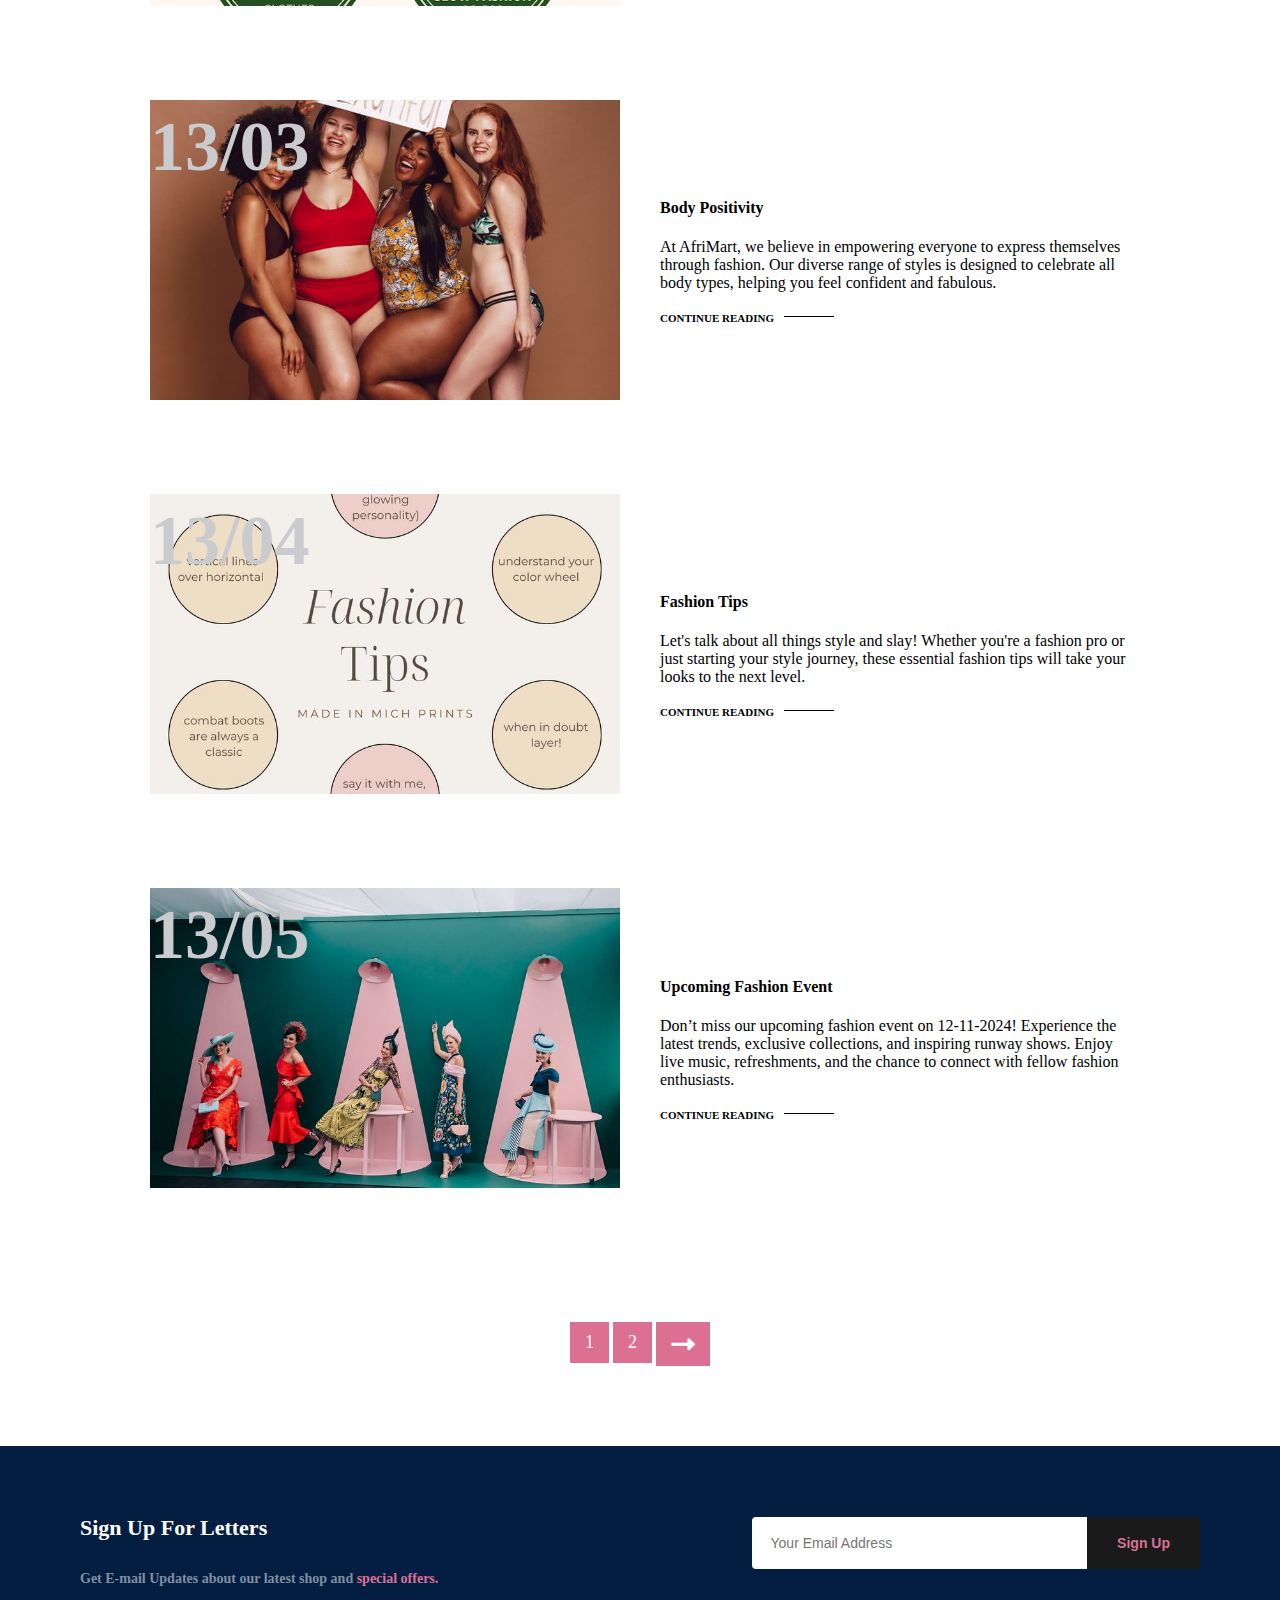
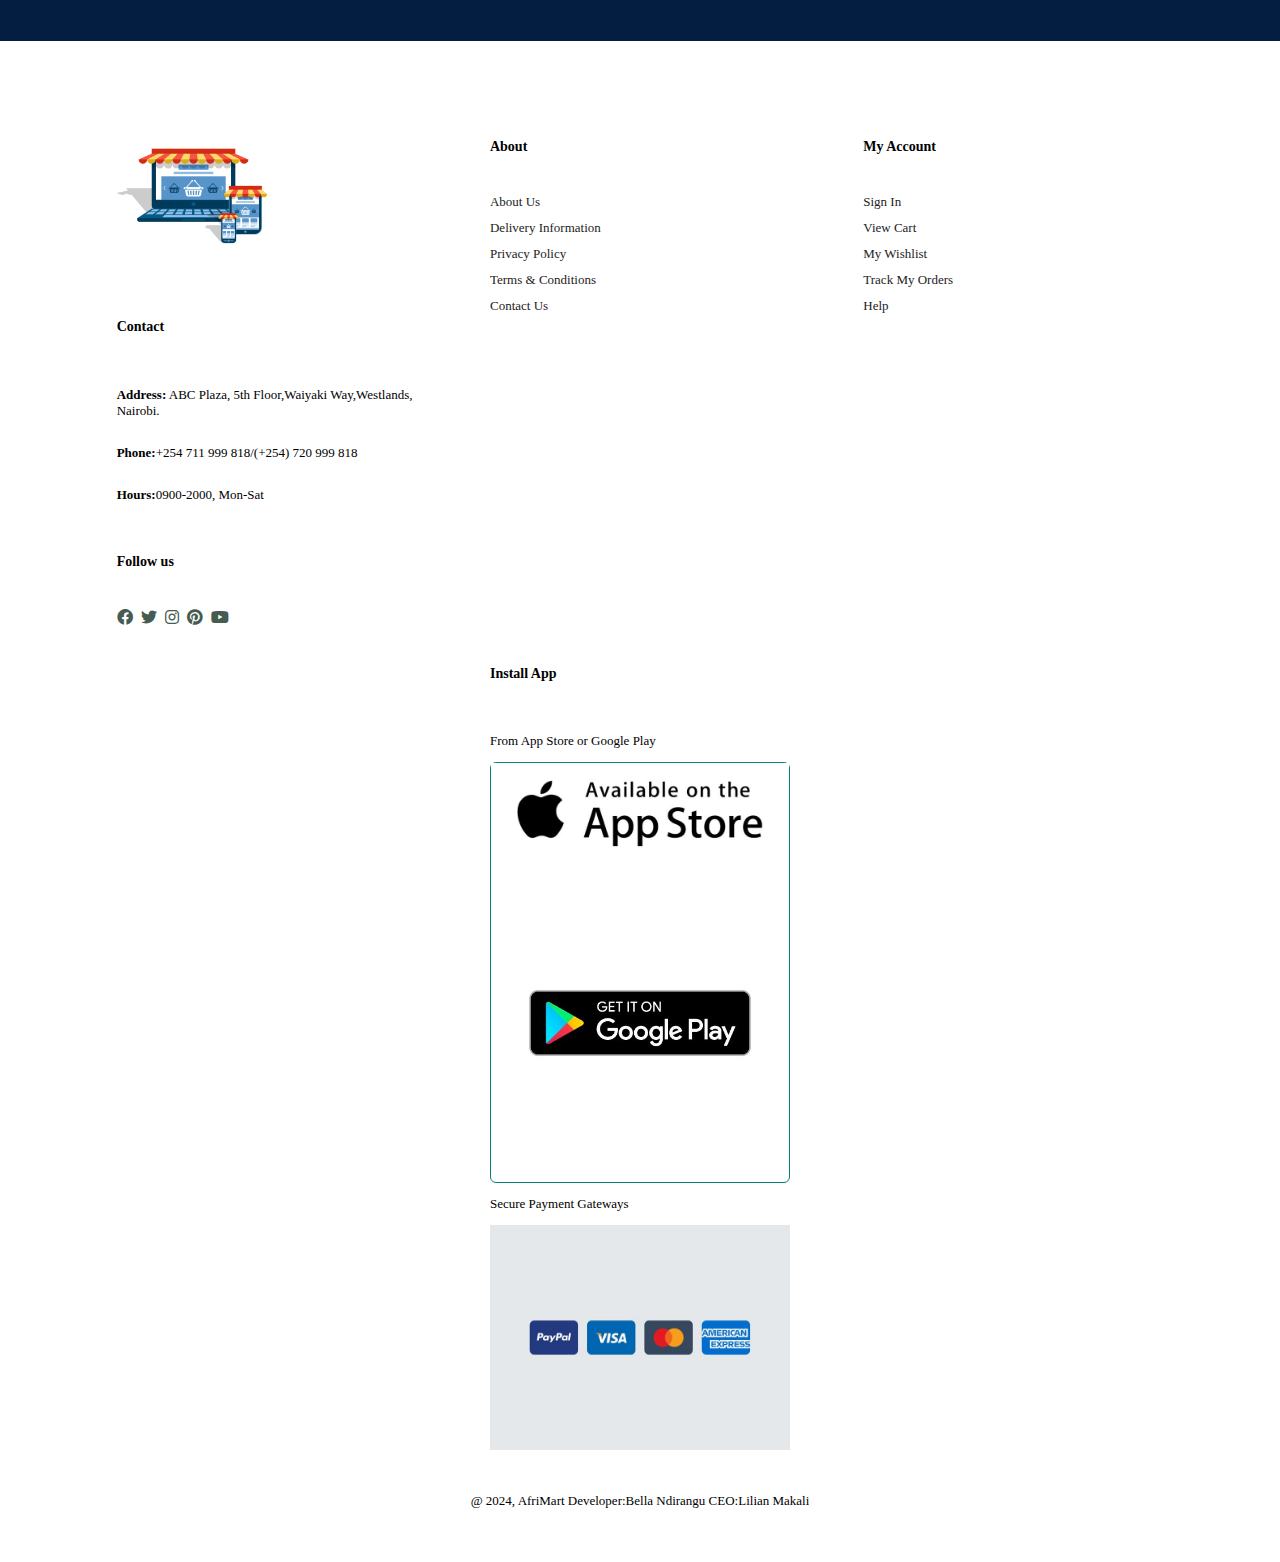
<file: OneDrive/Desktop/2024/System Methodologies/AfriMartProject/blog.html>
<!DOCTYPE html>
<html lang="en">
    <head>
        <meta charset="UTF-8">
        <meta http-equiv="X-UA-Compatible" content="IE=edge">
        <meta name="viewport" content="width=device-width, initial-scale=1.0">
        <link rel="icon"type="image.logo" href="images/logo2.png">
        <link rel="stylesheet" href="https://cdnjs.cloudflare.com/ajax/libs/font-awesome/6.0.0-beta3/css/all.min.css">
        <title>AfriMart</title>
        <link rel="stylesheet" href="style.css">
    </head>

    <body>
        <section id="header">
          <a href="#"><img src="images/logo2.png" class="logo" alt=""></a>

          <div>
            <ul id="navbar">
               <li><a href="index.html">Home</a></li> 
               <li><a href="shop.html">Shop</a></li> 
               <li><a class="active"  href="blog.html">Blog</a></li> 
               <li><a href="about.html">About</a></li> 
               <li><a href="contact.html">Contacts</a></li> 
               <li id="lg-bag"><a href="cart.html"><i class="fas fa-shopping-bag"></i></a></li> 
               <a href="#" id="close"><i class="fas fa-times"></i></a>
            </ul>
          </div>

          <div id="mobile">
            <a href="cart.html"><i class="fas fa-shopping-bag"></i></a>
            <i id="bar" class="fas fa-outdent"></i>
          </div>

        </section>

        <section id="page-header" class="blog-header">
            <h2>#readmore</h2>
            <p>Read all case studies about our products</p>
        </section>
        

        <section id="blog">
            <div class="blog-box">
                <div class="blog-img">
                    <img src="images/blogpost1.jpeg" alt="">
                </div>

                <div class="blog-details">
                    <h4>The Cotton-Jersery Zip-Up Hoodie</h4>
                    <p>Made from soft, breathable cotton jersey, this lightweight hoodie is perfect for layering. With a zip closure, adjustable hood, and front pockets, it combines functionality and fashion. Available in various colors, it’s a versatile wardrobe staple for any season!
                    </p>
                    <a href="#">CONTINUE READING</a>
                </div>

                <h1>13/01</h1>
            </div>

            <div class="blog-box">
                <div class="blog-img">
                    <img src="images/sustainablefashion.jpeg" alt="">
                </div>

                <div class="blog-details">
                    <h4>sustainable fashion</h4>
                    <p>Sustainable clothing doesn’t mean sacrificing style. From timeless classics to trendy designs, there’s something for everyone. Join us in making choices that benefit both your wardrobe and the planet!
                    </p>
                    <a href="#">CONTINUE READING</a>
                </div>

                <h1>13/02</h1>
            </div>

            <div class="blog-box">
                <div class="blog-img">
                    <img src="images/bodypositivity.jpeg" alt="">
                </div>

                <div class="blog-details">
                    <h4>Body Positivity</h4>
                    <p>At AfriMart, we believe in empowering everyone to express themselves through fashion. Our diverse range of styles is designed to celebrate all body types, helping you feel confident and fabulous.
                    </p>
                    <a href="#">CONTINUE READING</a>
                </div>

                <h1>13/03</h1>
            </div>

            <div class="blog-box">
                <div class="blog-img">
                    <img src="images/fashiontips.jpeg" alt="">
                </div>

                <div class="blog-details">
                    <h4>Fashion Tips</h4>
                    <p>Let's talk about all things style and slay! Whether you're a fashion pro or just starting your style journey, these essential fashion tips will take your looks to the next level.</p>
                    <a href="#">CONTINUE READING</a>
                </div>

                <h1>13/04</h1>
            </div>


            <div class="blog-box">
                <div class="blog-img">
                    <img src="images/fashionevents.jpeg" alt="">
                </div>

                <div class="blog-details">
                    <h4>Upcoming Fashion Event</h4>
                    <p>Don’t miss our upcoming fashion event on 12-11-2024! Experience the latest trends, exclusive collections, and inspiring runway shows. Enjoy live music, refreshments, and the chance to connect with fellow fashion enthusiasts.
                    </p>
                    <a href="#">CONTINUE READING</a>
                </div>

                <h1>13/05</h1>
            </div>
        </section>

        <section id="pagination" class="section-p1">
            <a href="#">1</a>
            <a href="#">2</a>
            <a href="#"><i class="fas fa-long-arrow-alt-right"></i>
            </a>
        </section>


        <section id="newsletter" class="section-p1 section-m1">
          <div class="newstext">
            <h4>Sign Up For Letters</h4>
            <p>Get E-mail Updates about our latest shop and <span>special offers.</span></p>
          </div>

          <div class="form">
            <input type="text" placeholder="Your Email Address"> 
            <button class="normal">Sign Up</button>
          </div>
        </section>

        <footer class="section-p1">
          <div class="col">
            <img class="logo" src="images/logo2.png" alt="">
            <h4>Contact</h4>
            <p><strong>Address:</strong> ABC Plaza, 5th Floor,Waiyaki Way,Westlands, Nairobi.</p>
            <P><strong>Phone:</strong>+254 711 999 818/(+254) 720 999 818</P>
            <p><strong>Hours:</strong>0900-2000, Mon-Sat</p>

            <div class="follow">
              <h4>Follow us</h4>
              <div class="icon">
                <i class="fab fa-facebook"></i>
                <i class="fab fa-twitter"></i>
                <i class="fab fa-instagram"></i>
                <i class="fab fa-pinterest"></i>
                <i class="fab fa-youtube"></i>
              </div>
            </div>
          </div>

          <div class="col">
            <h4>About</h4>
            <a href="">About Us</a>
            <a href="">Delivery Information</a>
            <a href="">Privacy Policy</a>
            <a href="">Terms & Conditions</a>
            <a href="">Contact Us</a>
          </div>

          <div class="col">
            <h4>My Account</h4>
            <a href="">Sign In</a>
            <a href="">View Cart</a>
            <a href="">My Wishlist</a>
            <a href="">Track My Orders</a>
            <a href="">Help</a>
          </div>

          <div class="col install">
            <h4>Install App</h4>
            <p>From App Store or Google Play</p>
            <div class="row">
              <Img src="images/appstore.jpeg" alt="">
              <Img src="images/googleplay.jpeg" alt="">
            </div>
            <p>Secure Payment Gateways</p>
            <Img src="images/payment.jpeg" alt="">
          </div>

          <div class="copyright">
            <p>@ 2024, AfriMart Developer:Bella Ndirangu CEO:Lilian Makali</p>
          </div>
        </footer>
        
        <script src="script.js"></script>
    </body>
</html>
</file>
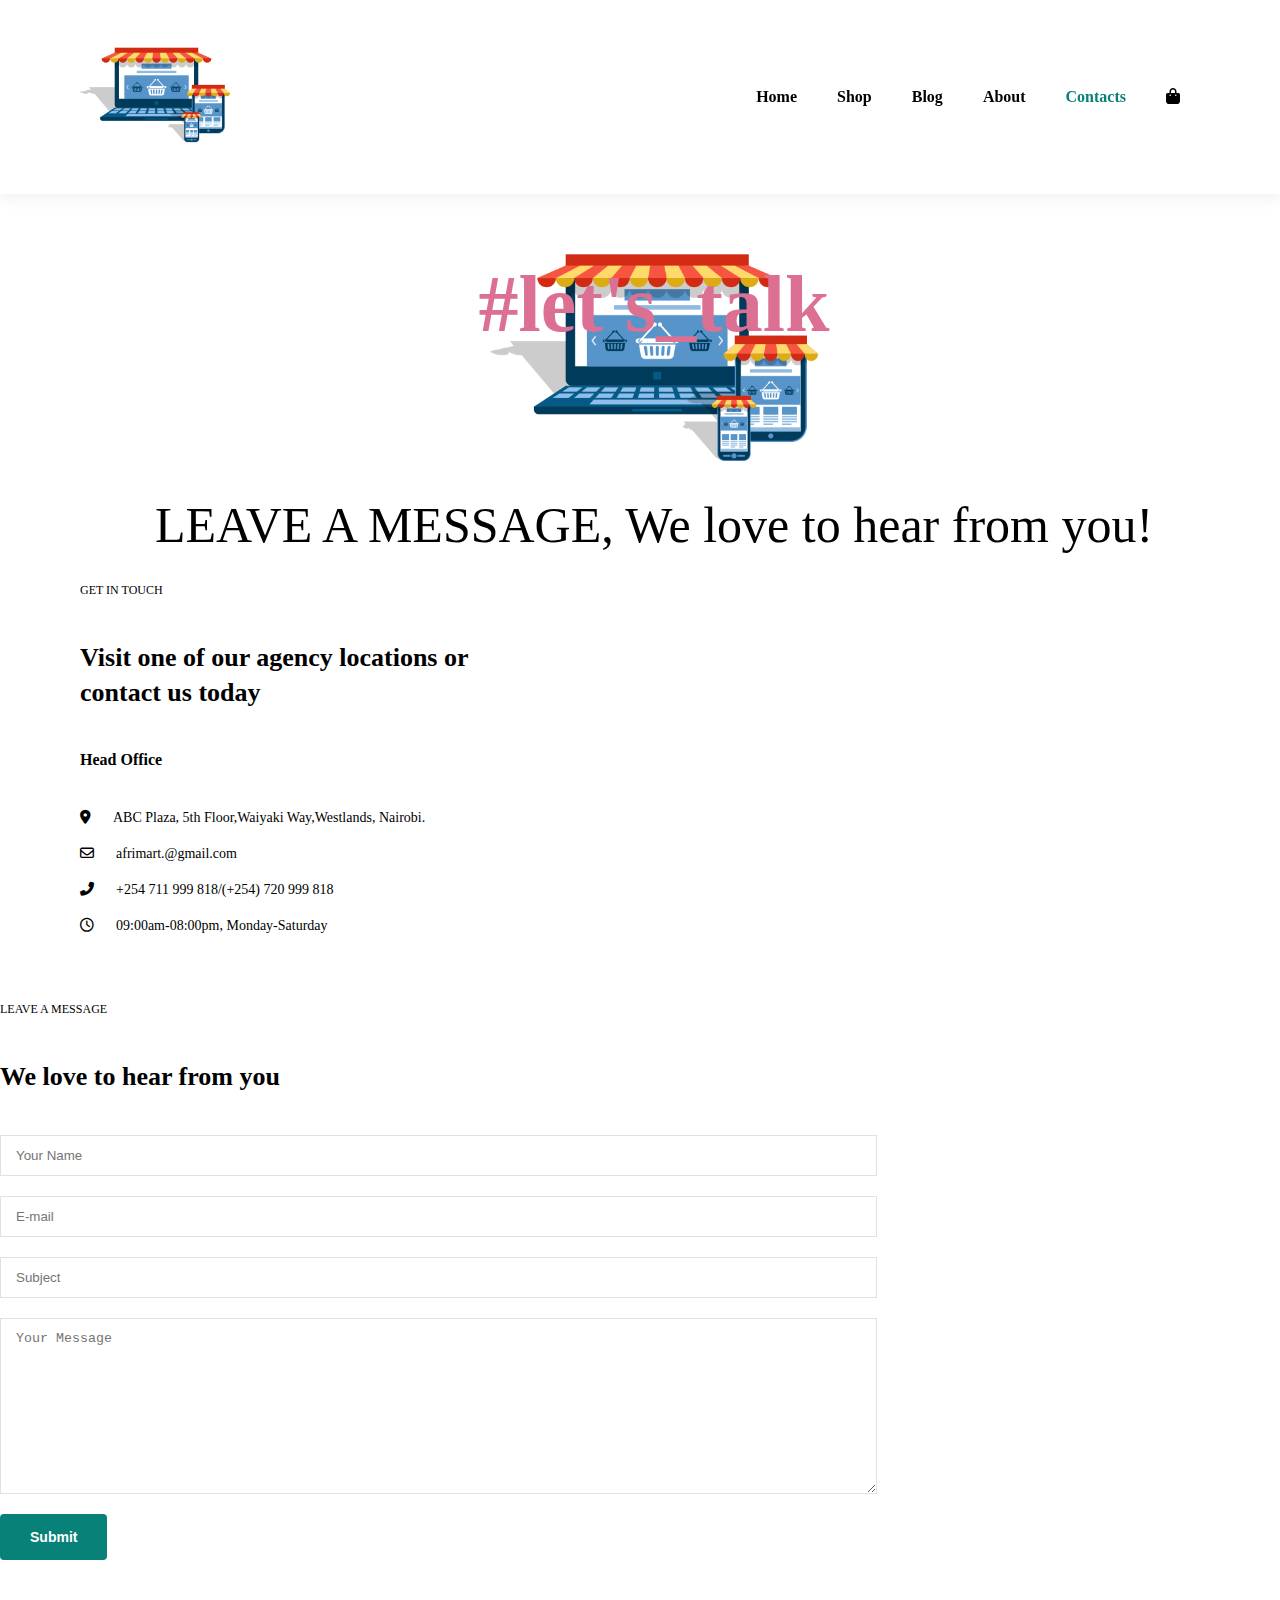
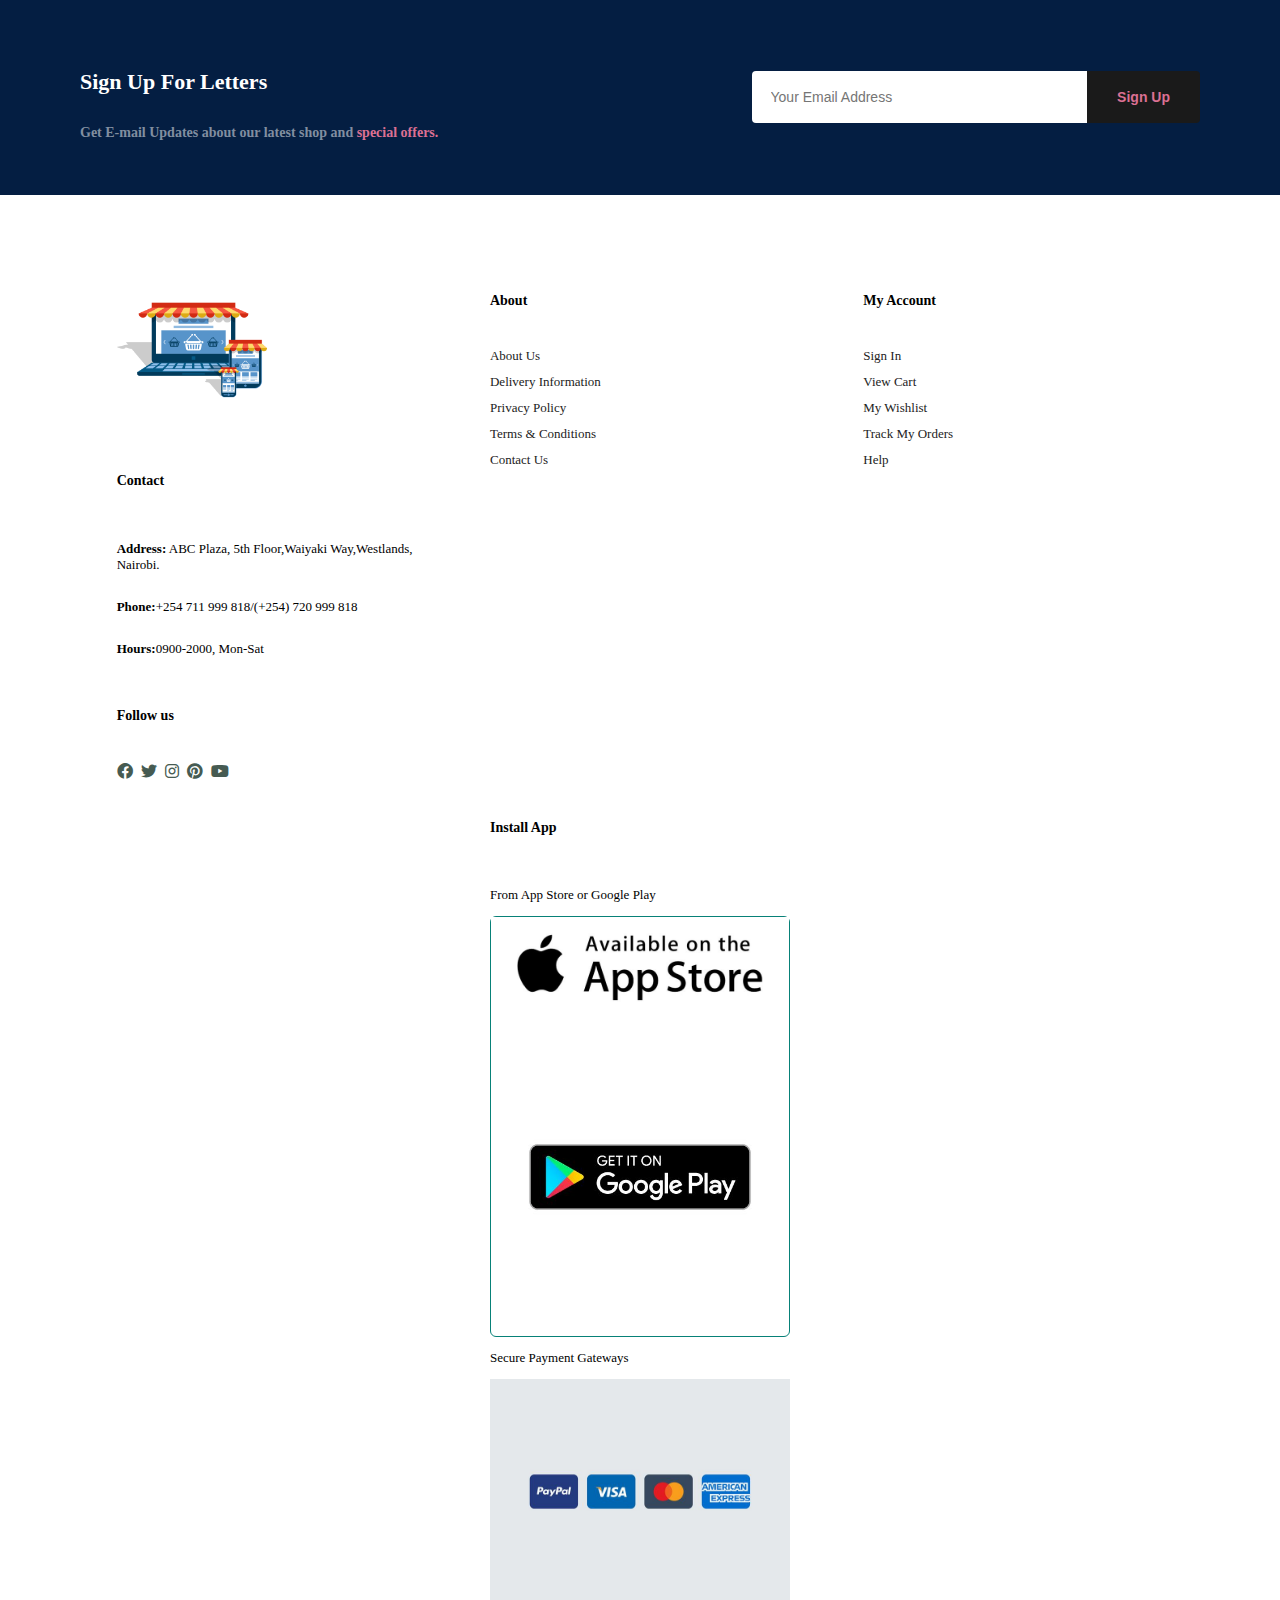
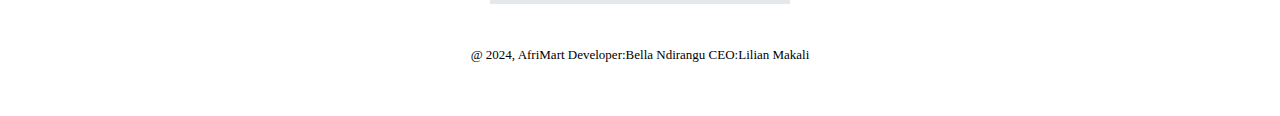
<file: OneDrive/Desktop/2024/System Methodologies/AfriMartProject/contact.html>
<!DOCTYPE html>
<html lang="en">
    <head>
        <meta charset="UTF-8">
        <meta http-equiv="X-UA-Compatible" content="IE=edge">
        <meta name="viewport" content="width=device-width, initial-scale=1.0">
        <link rel="icon"type="image.logo" href="images/logo2.png">
        <link rel="stylesheet" href="https://cdnjs.cloudflare.com/ajax/libs/font-awesome/6.0.0-beta3/css/all.min.css">
        <title>AfriMart</title>
        <link rel="stylesheet" href="style.css">
    </head>

    <body>
        <section id="header">
          <a href="#"><img src="images/logo2.png" class="logo" alt=""></a>

          <div>
            <ul id="navbar">
               <li><a href="index.html">Home</a></li> 
               <li><a href="shop.html">Shop</a></li> 
               <li><a href="blog.html">Blog</a></li> 
               <li><a href="about.html">About</a></li> 
               <li><a class="active"  href="contact.html">Contacts</a></li> 
               <li id="lg-bag"><a href="cart.html"><i class="fas fa-shopping-bag"></i></a></li> 
               <a href="#" id="close"><i class="fas fa-times"></i></a>
            </ul>
          </div>

          <div id="mobile">
            <a href="cart.html"><i class="fas fa-shopping-bag"></i></a>
            <i id="bar" class="fas fa-outdent"></i>
          </div>

        </section>

        <section id="page-header" class="contact-header">
            <h2>#let's_talk</h2>
            <p>LEAVE A MESSAGE, We love to hear from you!</p>
        </section>

        <section id="contact-details" class="section-p1">
          <div class="details">
            <span>GET IN TOUCH</span>
            <h2>Visit one of our agency locations or contact us today</h2>
            <h3>Head Office</h3>
            <div>
              <li>
                <i class="fas fa-map-marker-alt"></i>
                <p>ABC Plaza, 5th Floor,Waiyaki Way,Westlands, Nairobi.</p>
              </li>

              <li>
                <i class="far fa-envelope"></i>
                <p>afrimart.@gmail.com</p>
              </li>

              <li>
                <i class="fas fa-phone-alt"></i>
                <p>+254 711 999 818/(+254) 720 999 818</p>
              </li>

              <li>
                <i class="far fa-clock"></i>
                <p>09:00am-08:00pm, Monday-Saturday</p>
              </li>
            </div>
          </div>

          <div class="map">
            <iframe src="https://www.google.com/maps/embed?pb=!1m18!1m12!1m3!1d3988.854090621717!2d36.774431074482784!3d-1.2596795355966055!2m3!1f0!2f0!3f0!3m2!1i1024!2i768!4f13.1!3m3!1m2!1s0x182f196a7e2e8fb3%3A0xf85d989cbb0ecc60!2sAbc%20Place%20Nairobi!5e0!3m2!1sen!2ske!4v1726166922706!5m2!1sen!2ske" width="600" height="450" style="border:0;" allowfullscreen="" loading="lazy" referrerpolicy="no-referrer-when-downgrade"></iframe>

          </div>
        </section>

        <section id="form-details">
          <form action="">
            <span>LEAVE A MESSAGE</span>
            <h2>We love to hear from you</h2>
            <input type="text" placeholder="Your Name">
            <input type="text" placeholder="E-mail">
            <input type="text" placeholder="Subject">
            <textarea name="" id="" cols="30" rows="10" placeholder="Your Message"></textarea>
            <button class="normal">Submit</button>

          </form>
        </section>
        


        <section id="newsletter" class="section-p1 section-m1">
          <div class="newstext">
            <h4>Sign Up For Letters</h4>
            <p>Get E-mail Updates about our latest shop and <span>special offers.</span></p>
          </div>

          <div class="form">
            <input type="text" placeholder="Your Email Address"> 
            <button class="normal">Sign Up</button>
          </div>
        </section>

        <footer class="section-p1">
          <div class="col">
            <img class="logo" src="images/logo2.png" alt="">
            <h4>Contact</h4>
            <p><strong>Address:</strong> ABC Plaza, 5th Floor,Waiyaki Way,Westlands, Nairobi.</p>
            <P><strong>Phone:</strong>+254 711 999 818/(+254) 720 999 818</P>
            <p><strong>Hours:</strong>0900-2000, Mon-Sat</p>

            <div class="follow">
              <h4>Follow us</h4>
              <div class="icon">
                <i class="fab fa-facebook"></i>
                <i class="fab fa-twitter"></i>
                <i class="fab fa-instagram"></i>
                <i class="fab fa-pinterest"></i>
                <i class="fab fa-youtube"></i>
              </div>
            </div>
          </div>

          <div class="col">
            <h4>About</h4>
            <a href="">About Us</a>
            <a href="">Delivery Information</a>
            <a href="">Privacy Policy</a>
            <a href="">Terms & Conditions</a>
            <a href="">Contact Us</a>
          </div>

          <div class="col">
            <h4>My Account</h4>
            <a href="">Sign In</a>
            <a href="">View Cart</a>
            <a href="">My Wishlist</a>
            <a href="">Track My Orders</a>
            <a href="">Help</a>
          </div>

          <div class="col install">
            <h4>Install App</h4>
            <p>From App Store or Google Play</p>
            <div class="row">
              <Img src="images/appstore.jpeg" alt="">
              <Img src="images/googleplay.jpeg" alt="">
            </div>
            <p>Secure Payment Gateways</p>
            <Img src="images/payment.jpeg" alt="">
          </div>

          <div class="copyright">
            <p>@ 2024, AfriMart Developer:Bella Ndirangu CEO:Lilian Makali</p>
          </div>
        </footer>
        
        <script src="script.js"></script>
    </body>
</html>
</file>
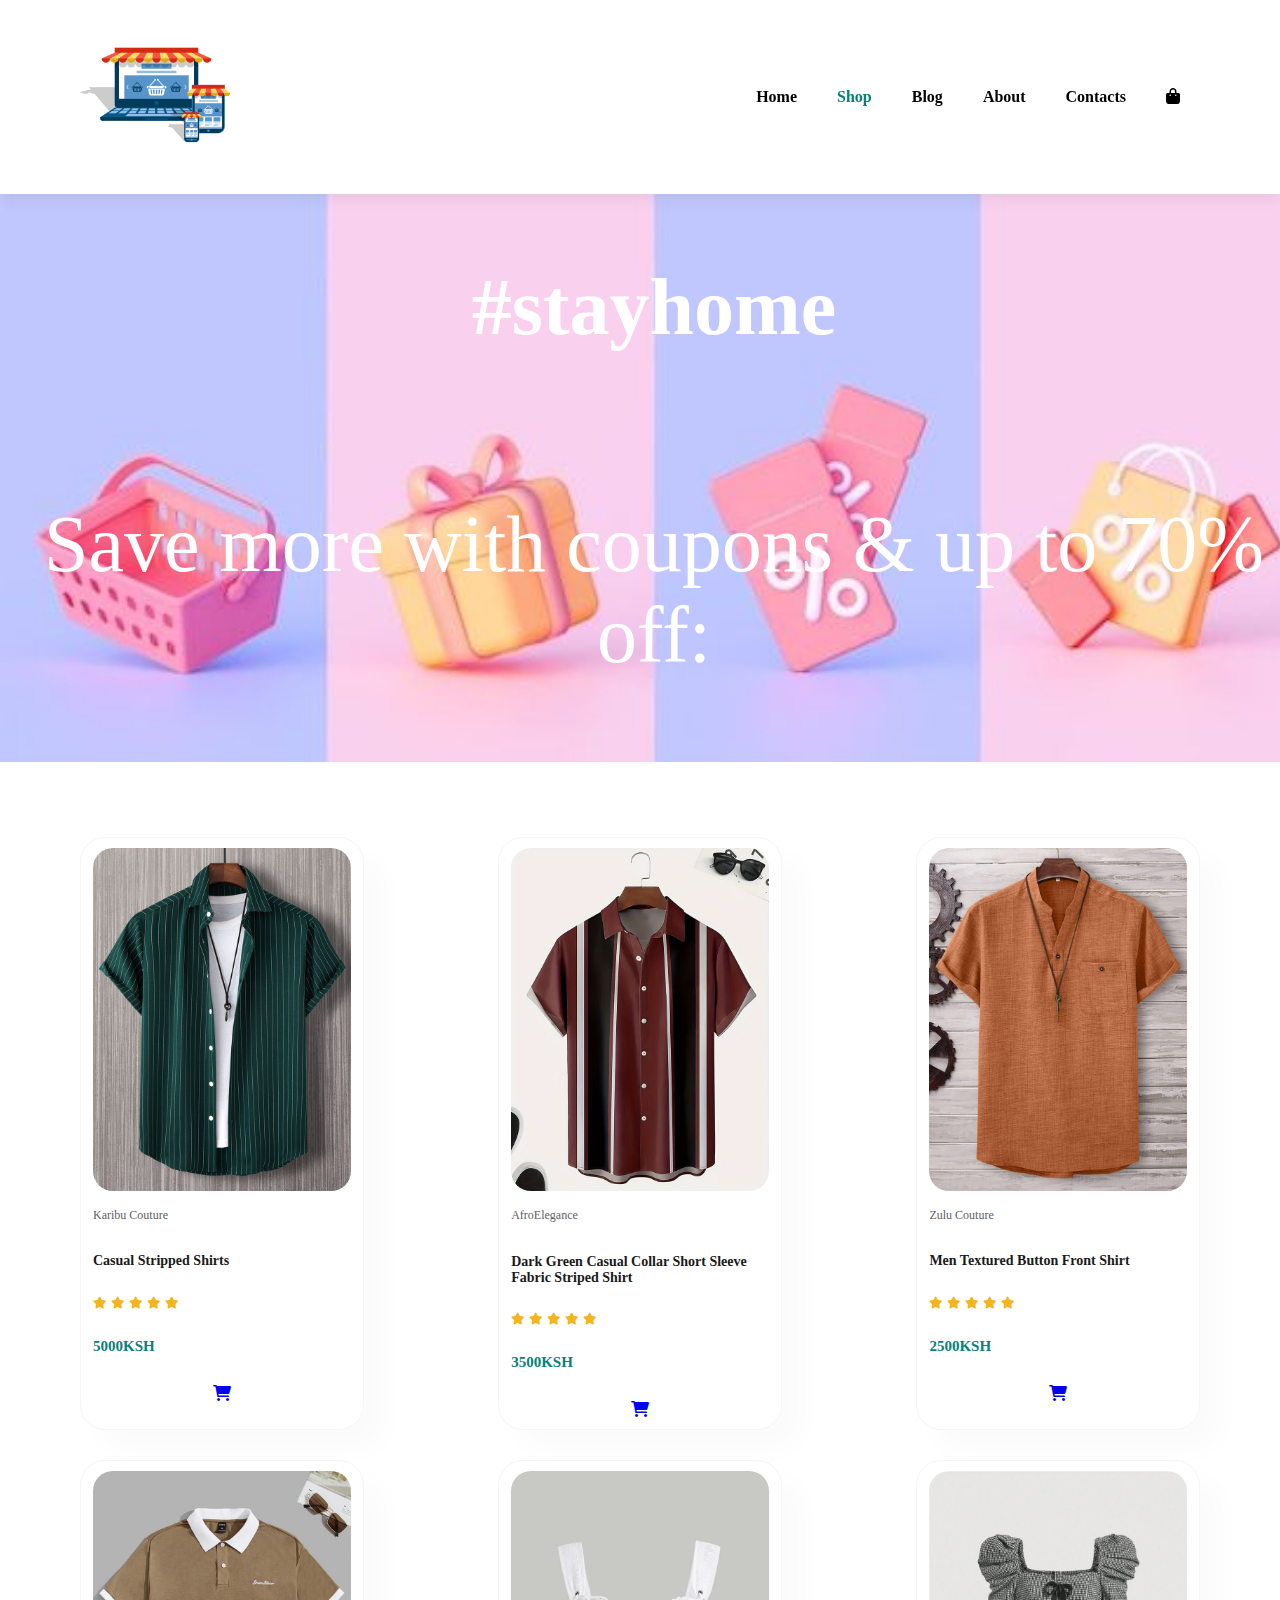
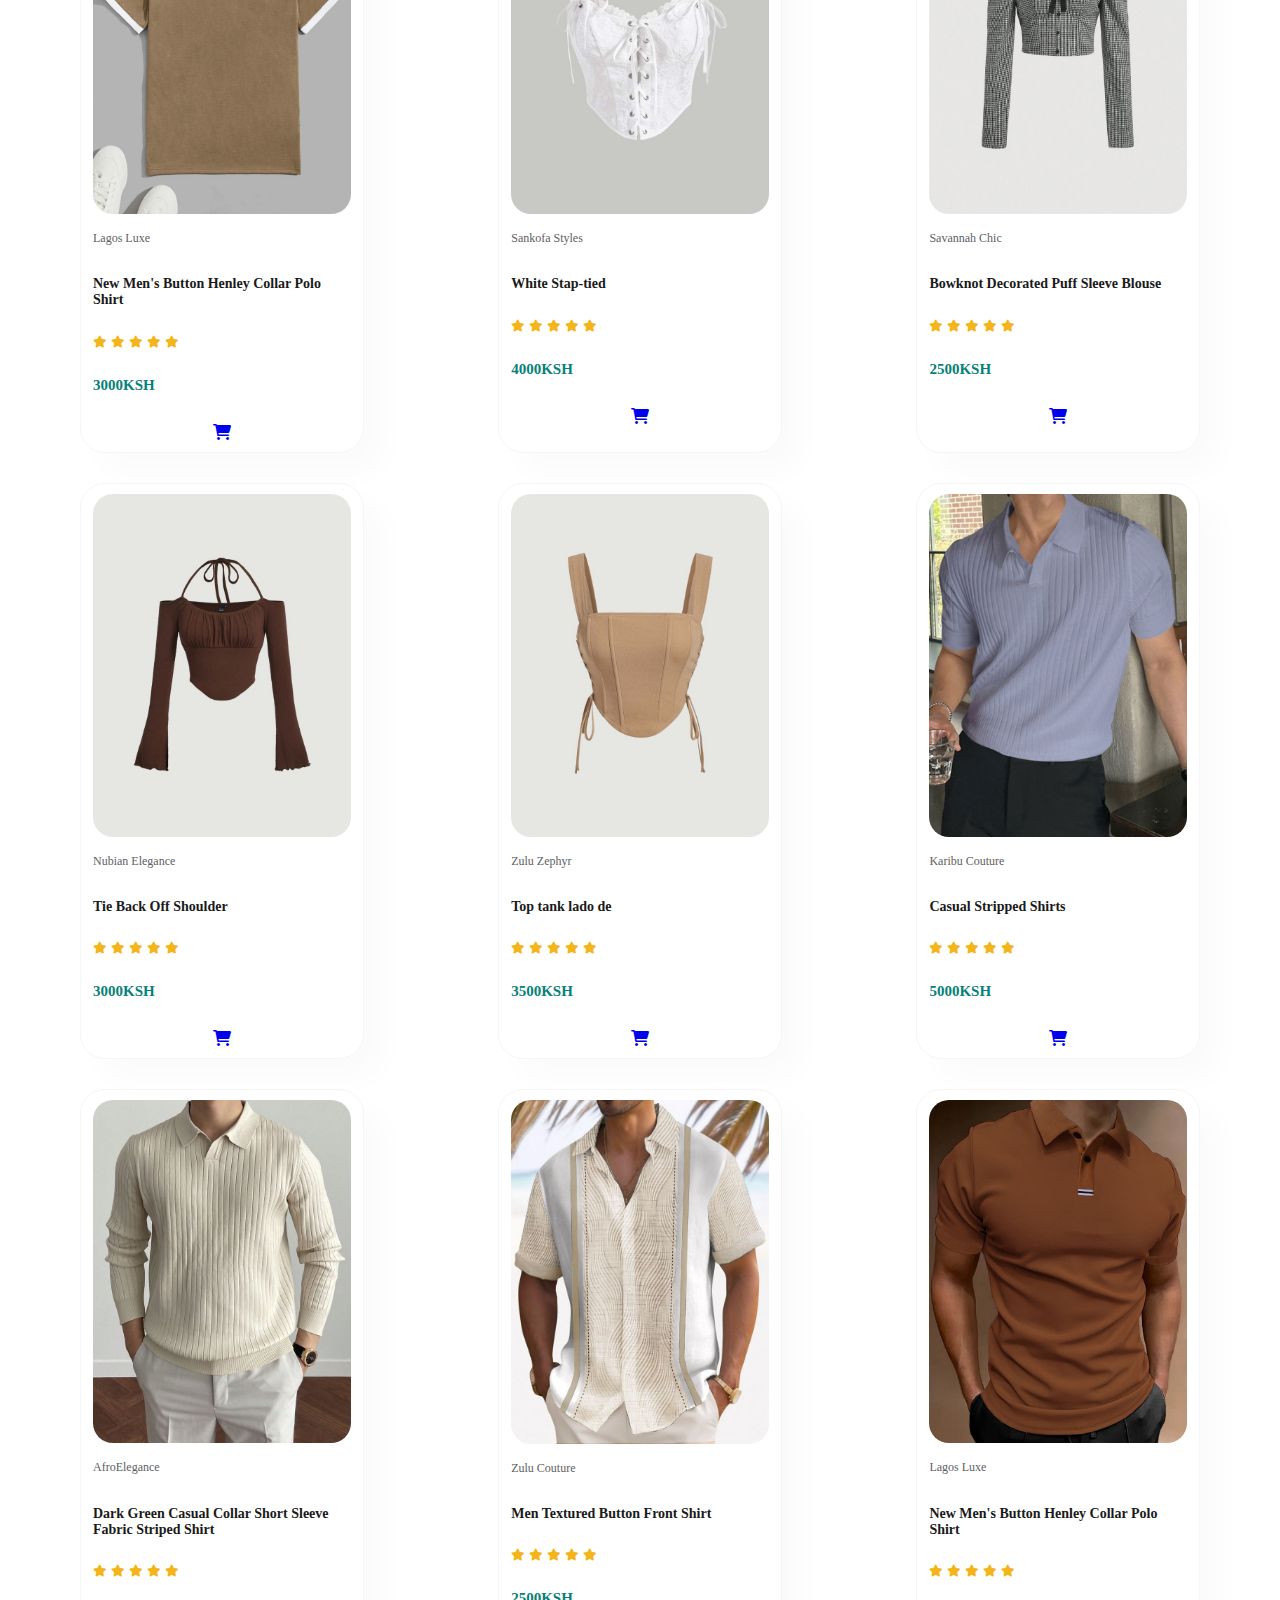
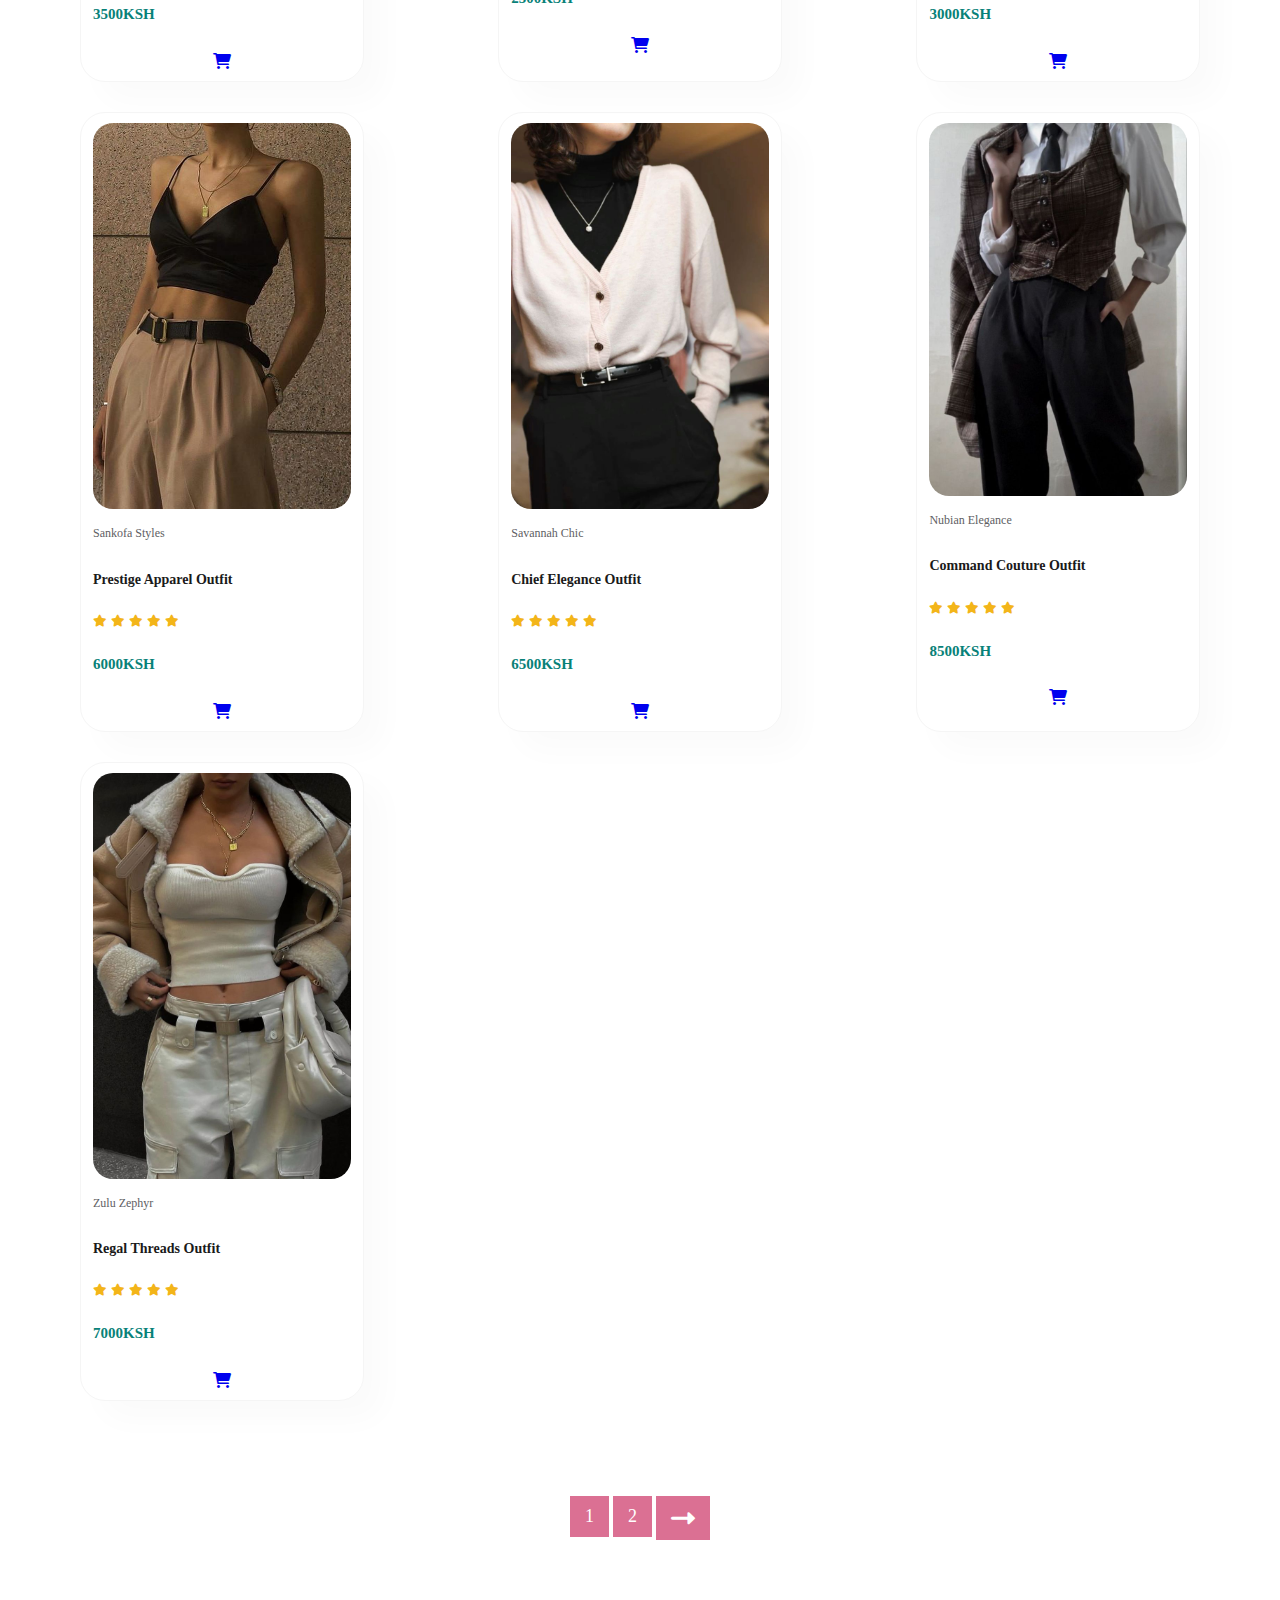
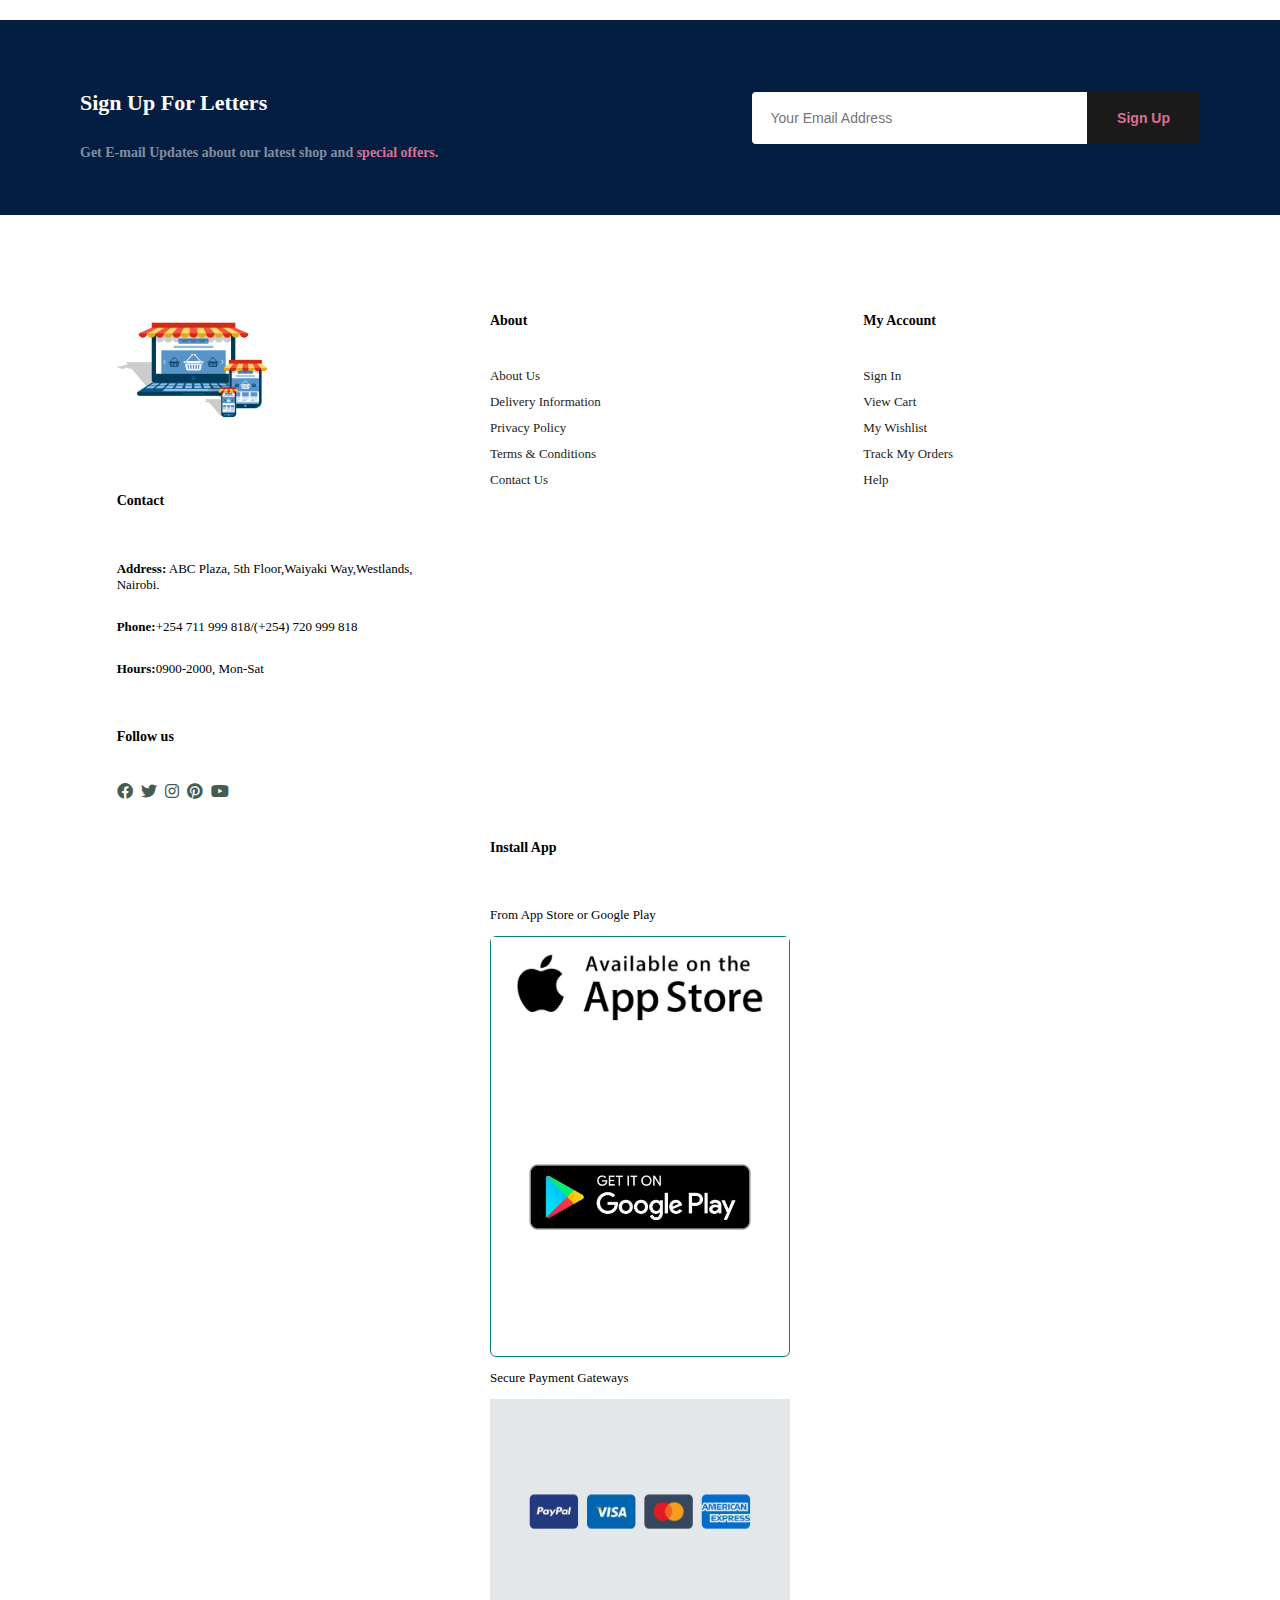
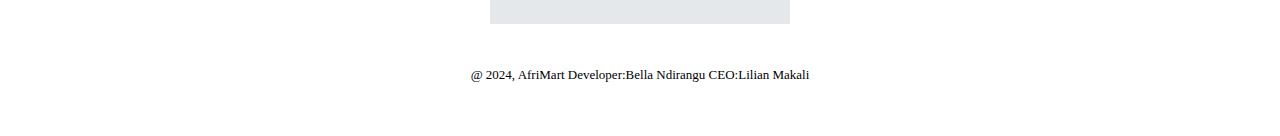
<file: OneDrive/Desktop/2024/System Methodologies/AfriMartProject/shop.html>
<!DOCTYPE html>
<html lang="en">
    <head>
        <meta charset="UTF-8">
        <meta http-equiv="X-UA-Compatible" content="IE=edge">
        <meta name="viewport" content="width=device-width, initial-scale=1.0">
        <link rel="icon"type="image.logo" href="images/logo2.png">
        <link rel="stylesheet" href="https://cdnjs.cloudflare.com/ajax/libs/font-awesome/6.0.0-beta3/css/all.min.css">
        <title>AfriMart</title>
        <link rel="stylesheet" href="style.css">
    </head>

    <body>
        <section id="header">
          <a href="#"><img src="images/logo2.png" class="logo" alt=""></a>

          <div>
            <ul id="navbar">
               <li><a href="index.html">Home</a></li> 
               <li><a class="active"  href="shop.html">Shop</a></li> 
               <li><a href="blog.html">Blog</a></li> 
               <li><a href="about.html">About</a></li> 
               <li><a href="contact.html">Contacts</a></li> 
               <li id="lg-bag"><a href="cart.html"><i class="fas fa-shopping-bag"></i></a></li> 
               <a href="#" id="close"><i class="fas fa-times"></i></a>
            </ul>
          </div>

          <div id="mobile">
            <a href="cart.html"><i class="fas fa-shopping-bag"></i></a>
            <i id="bar" class="fas fa-outdent"></i>
          </div>

        </section>

        <section id="page-header">
            
            <h2>#stayhome</h2>

            <p>Save more with coupons & up to 70% off:</p>
            
        </section>



        <section id="product1" class="section-p1">
          
          <div class="pro-container">
            <div class="pro" onclick="window.location.href='sproduct.html';">
              <img src="images/shirt5.jpeg" alt="">
              <div class="des">
                <span>Karibu Couture</span>
                <h5>Casual Stripped Shirts</h5>
                <div class="star">
                  <i class="fas fa-star"></i>
                  <i class="fas fa-star"></i>
                  <i class="fas fa-star"></i>
                  <i class="fas fa-star"></i>
                  <i class="fas fa-star"></i>
                </div>
                <h4>5000KSH</h4>
              </div>
              <a href="#"><i class="fas fa-shopping-cart"></i></a>
            </div>

            <div class="pro">
              <img src="images/shirt1.jpeg" alt="">
              <div class="des">
                <span>AfroElegance</span>
                <h5>Dark Green Casual Collar Short Sleeve Fabric Striped Shirt</h5>
                <div class="star">
                  <i class="fas fa-star"></i>
                  <i class="fas fa-star"></i>
                  <i class="fas fa-star"></i>
                  <i class="fas fa-star"></i>
                  <i class="fas fa-star"></i>
                </div>
                <h4>3500KSH</h4>
              </div>
              <a href="#"><i class="fas fa-shopping-cart"></i></a>
            </div>
            <div class="pro">
              <img src="images/shirt3.jpeg" alt="">
              <div class="des">
                <span>Zulu Couture</span>
                <h5>Men Textured Button Front Shirt</h5>
                <div class="star">
                  <i class="fas fa-star"></i>
                  <i class="fas fa-star"></i>
                  <i class="fas fa-star"></i>
                  <i class="fas fa-star"></i>
                  <i class="fas fa-star"></i>
                </div>
                <h4>2500KSH</h4>
              </div>
              <a href="#"><i class="fas fa-shopping-cart"></i></a>
            </div>

            <div class="pro">
              <img src="images/shirt6.jpeg" alt="">
              <div class="des">
                <span>Lagos Luxe</span>
                <h5>New Men's Button Henley Collar Polo Shirt</h5>
                <div class="star">
                  <i class="fas fa-star"></i>
                  <i class="fas fa-star"></i>
                  <i class="fas fa-star"></i>
                  <i class="fas fa-star"></i>
                  <i class="fas fa-star"></i>
                </div>
                <h4>3000KSH</h4>
              </div>
              <a href="#"><i class="fas fa-shopping-cart"></i></a>
            </div>

            <div class="pro">
              <img src="images/corset2.jpeg" alt="">
              <div class="des">
                <span>Sankofa Styles</span>
                <h5>White Stap-tied</h5>
                <div class="star">
                  <i class="fas fa-star"></i>
                  <i class="fas fa-star"></i>
                  <i class="fas fa-star"></i>
                  <i class="fas fa-star"></i>
                  <i class="fas fa-star"></i>
                </div>
                <h4>4000KSH</h4>
              </div>
              <a href="#"><i class="fas fa-shopping-cart"></i></a>
            </div>

            <div class="pro">
              <img src="images/Bowknot Decorated Puff Sleeve Blouse.jpeg" alt="">
              <div class="des">
                <span>Savannah Chic</span>
                <h5>Bowknot Decorated Puff Sleeve Blouse</h5>
                <div class="star">
                  <i class="fas fa-star"></i>
                  <i class="fas fa-star"></i>
                  <i class="fas fa-star"></i>
                  <i class="fas fa-star"></i>
                  <i class="fas fa-star"></i>
                </div>
                <h4>2500KSH</h4>
              </div>
              <a href="#"><i class="fas fa-shopping-cart"></i></a>
            </div>

            <div class="pro">
              <img src="images/Tie Back Off Shoulder Ruched Bust Flounce Sleeve Bandana Hem Tee.jpeg" alt="">
              <div class="des">
                <span>Nubian Elegance</span>
                <h5>Tie Back Off Shoulder</h5>
                <div class="star">
                  <i class="fas fa-star"></i>
                  <i class="fas fa-star"></i>
                  <i class="fas fa-star"></i>
                  <i class="fas fa-star"></i>
                  <i class="fas fa-star"></i>
                </div>
                <h4>3000KSH</h4>
              </div>
              <a href="#"><i class="fas fa-shopping-cart"></i></a>
            </div>

            <div class="pro">
              <img src="images/Top tank lado de cadarço.jpeg" alt="">
              <div class="des">
                <span>Zulu Zephyr</span>
                <h5>Top tank lado de</h5>
                <div class="star">
                  <i class="fas fa-star"></i>
                  <i class="fas fa-star"></i>
                  <i class="fas fa-star"></i>
                  <i class="fas fa-star"></i>
                  <i class="fas fa-star"></i>
                </div>
                <h4>3500KSH</h4>
              </div>
              <a href="#"><i class="fas fa-shopping-cart"></i></a>
            </div>

            <div class="pro">
              <img src="images/backupshirt5.jpeg" alt="">
              <div class="des">
                <span>Karibu Couture</span>
                <h5>Casual Stripped Shirts</h5>
                <div class="star">
                  <i class="fas fa-star"></i>
                  <i class="fas fa-star"></i>
                  <i class="fas fa-star"></i>
                  <i class="fas fa-star"></i>
                  <i class="fas fa-star"></i>
                </div>
                <h4>5000KSH</h4>
              </div>
              <a href="#"><i class="fas fa-shopping-cart"></i></a>
            </div>

            <div class="pro">
              <img src="images/backupshirt3.jpeg" alt="">
              <div class="des">
                <span>AfroElegance</span>
                <h5>Dark Green Casual Collar Short Sleeve Fabric Striped Shirt</h5>
                <div class="star">
                  <i class="fas fa-star"></i>
                  <i class="fas fa-star"></i>
                  <i class="fas fa-star"></i>
                  <i class="fas fa-star"></i>
                  <i class="fas fa-star"></i>
                </div>
                <h4>3500KSH</h4>
              </div>
              <a href="#"><i class="fas fa-shopping-cart"></i></a>
            </div>
            <div class="pro">
              <img src="images/download4.jpeg" alt="">
              <div class="des">
                <span>Zulu Couture</span>
                <h5>Men Textured Button Front Shirt</h5>
                <div class="star">
                  <i class="fas fa-star"></i>
                  <i class="fas fa-star"></i>
                  <i class="fas fa-star"></i>
                  <i class="fas fa-star"></i>
                  <i class="fas fa-star"></i>
                </div>
                <h4>2500KSH</h4>
              </div>
              <a href="#"><i class="fas fa-shopping-cart"></i></a>
            </div>

            <div class="pro">
              <img src="images/Men Contrast Striped Tape Polo Shirt.jpeg" alt="">
              <div class="des">
                <span>Lagos Luxe</span>
                <h5>New Men's Button Henley Collar Polo Shirt</h5>
                <div class="star">
                  <i class="fas fa-star"></i>
                  <i class="fas fa-star"></i>
                  <i class="fas fa-star"></i>
                  <i class="fas fa-star"></i>
                  <i class="fas fa-star"></i>
                </div>
                <h4>3000KSH</h4>
              </div>
              <a href="#"><i class="fas fa-shopping-cart"></i></a>
            </div>
<!--girls-->
            <div class="pro">
              <img src="images/arrival5.jpeg" alt="">
              <div class="des">
                <span>Sankofa Styles</span>
                <h5>Prestige Apparel Outfit</h5>
                <div class="star">
                  <i class="fas fa-star"></i>
                  <i class="fas fa-star"></i>
                  <i class="fas fa-star"></i>
                  <i class="fas fa-star"></i>
                  <i class="fas fa-star"></i>
                </div>
                <h4>6000KSH</h4>
              </div>
              <a href="#"><i class="fas fa-shopping-cart"></i></a>
            </div>

            <div class="pro">
              <img src="images/arrival2.jpeg" alt="">
              <div class="des">
                <span>Savannah Chic</span>
                <h5>Chief Elegance Outfit</h5>
                <div class="star">
                  <i class="fas fa-star"></i>
                  <i class="fas fa-star"></i>
                  <i class="fas fa-star"></i>
                  <i class="fas fa-star"></i>
                  <i class="fas fa-star"></i>
                </div>
                <h4>6500KSH</h4>
              </div>
              <a href="#"><i class="fas fa-shopping-cart"></i></a>
            </div>

            <div class="pro">
              <img src="images/arrival3.jpeg" alt="">
              <div class="des">
                <span>Nubian Elegance</span>
                <h5>Command Couture Outfit</h5>
                <div class="star">
                  <i class="fas fa-star"></i>
                  <i class="fas fa-star"></i>
                  <i class="fas fa-star"></i>
                  <i class="fas fa-star"></i>
                  <i class="fas fa-star"></i>
                </div>
                <h4>8500KSH</h4>
              </div>
              <a href="#"><i class="fas fa-shopping-cart"></i></a>
            </div>

            <div class="pro">
              <img src="images/arrival8.jpeg" alt="">
              <div class="des">
                <span>Zulu Zephyr</span>
                <h5>Regal Threads Outfit</h5>
                <div class="star">
                  <i class="fas fa-star"></i>
                  <i class="fas fa-star"></i>
                  <i class="fas fa-star"></i>
                  <i class="fas fa-star"></i>
                  <i class="fas fa-star"></i>
                </div>
                <h4>7000KSH</h4>
              </div>
              <a href="#"><i class="fas fa-shopping-cart"></i></a>
            </div>
          </div>
        </section>

        <section id="pagination" class="section-p1">
            <a href="#">1</a>
            <a href="#">2</a>
            <a href="#"><i class="fas fa-long-arrow-alt-right"></i>
            </a>
        </section>


        <section id="newsletter" class="section-p1 section-m1">
          <div class="newstext">
            <h4>Sign Up For Letters</h4>
            <p>Get E-mail Updates about our latest shop and <span>special offers.</span></p>
          </div>

          <div class="form">
            <input type="text" placeholder="Your Email Address"> 
            <button class="normal">Sign Up</button>
          </div>
        </section>

        <footer class="section-p1">
          <div class="col">
            <img class="logo" src="images/logo2.png" alt="">
            <h4>Contact</h4>
            <p><strong>Address:</strong> ABC Plaza, 5th Floor,Waiyaki Way,Westlands, Nairobi.</p>
            <P><strong>Phone:</strong>+254 711 999 818/(+254) 720 999 818</P>
            <p><strong>Hours:</strong>0900-2000, Mon-Sat</p>

            <div class="follow">
              <h4>Follow us</h4>
              <div class="icon">
                <i class="fab fa-facebook"></i>
                <i class="fab fa-twitter"></i>
                <i class="fab fa-instagram"></i>
                <i class="fab fa-pinterest"></i>
                <i class="fab fa-youtube"></i>
              </div>
            </div>
          </div>

          <div class="col">
            <h4>About</h4>
            <a href="">About Us</a>
            <a href="">Delivery Information</a>
            <a href="">Privacy Policy</a>
            <a href="">Terms & Conditions</a>
            <a href="">Contact Us</a>
          </div>

          <div class="col">
            <h4>My Account</h4>
            <a href="">Sign In</a>
            <a href="">View Cart</a>
            <a href="">My Wishlist</a>
            <a href="">Track My Orders</a>
            <a href="">Help</a>
          </div>

          <div class="col install">
            <h4>Install App</h4>
            <p>From App Store or Google Play</p>
            <div class="row">
              <Img src="images/appstore.jpeg" alt="">
              <Img src="images/googleplay.jpeg" alt="">
            </div>
            <p>Secure Payment Gateways</p>
            <Img src="images/payment.jpeg" alt="">
          </div>

          <div class="copyright">
            <p>@ 2024, AfriMart Developer:Bella Ndirangu CEO:Lilian Makali</p>
          </div>
        </footer>
        
        <script src="script.js"></script>
    </body>
</html>
</file>
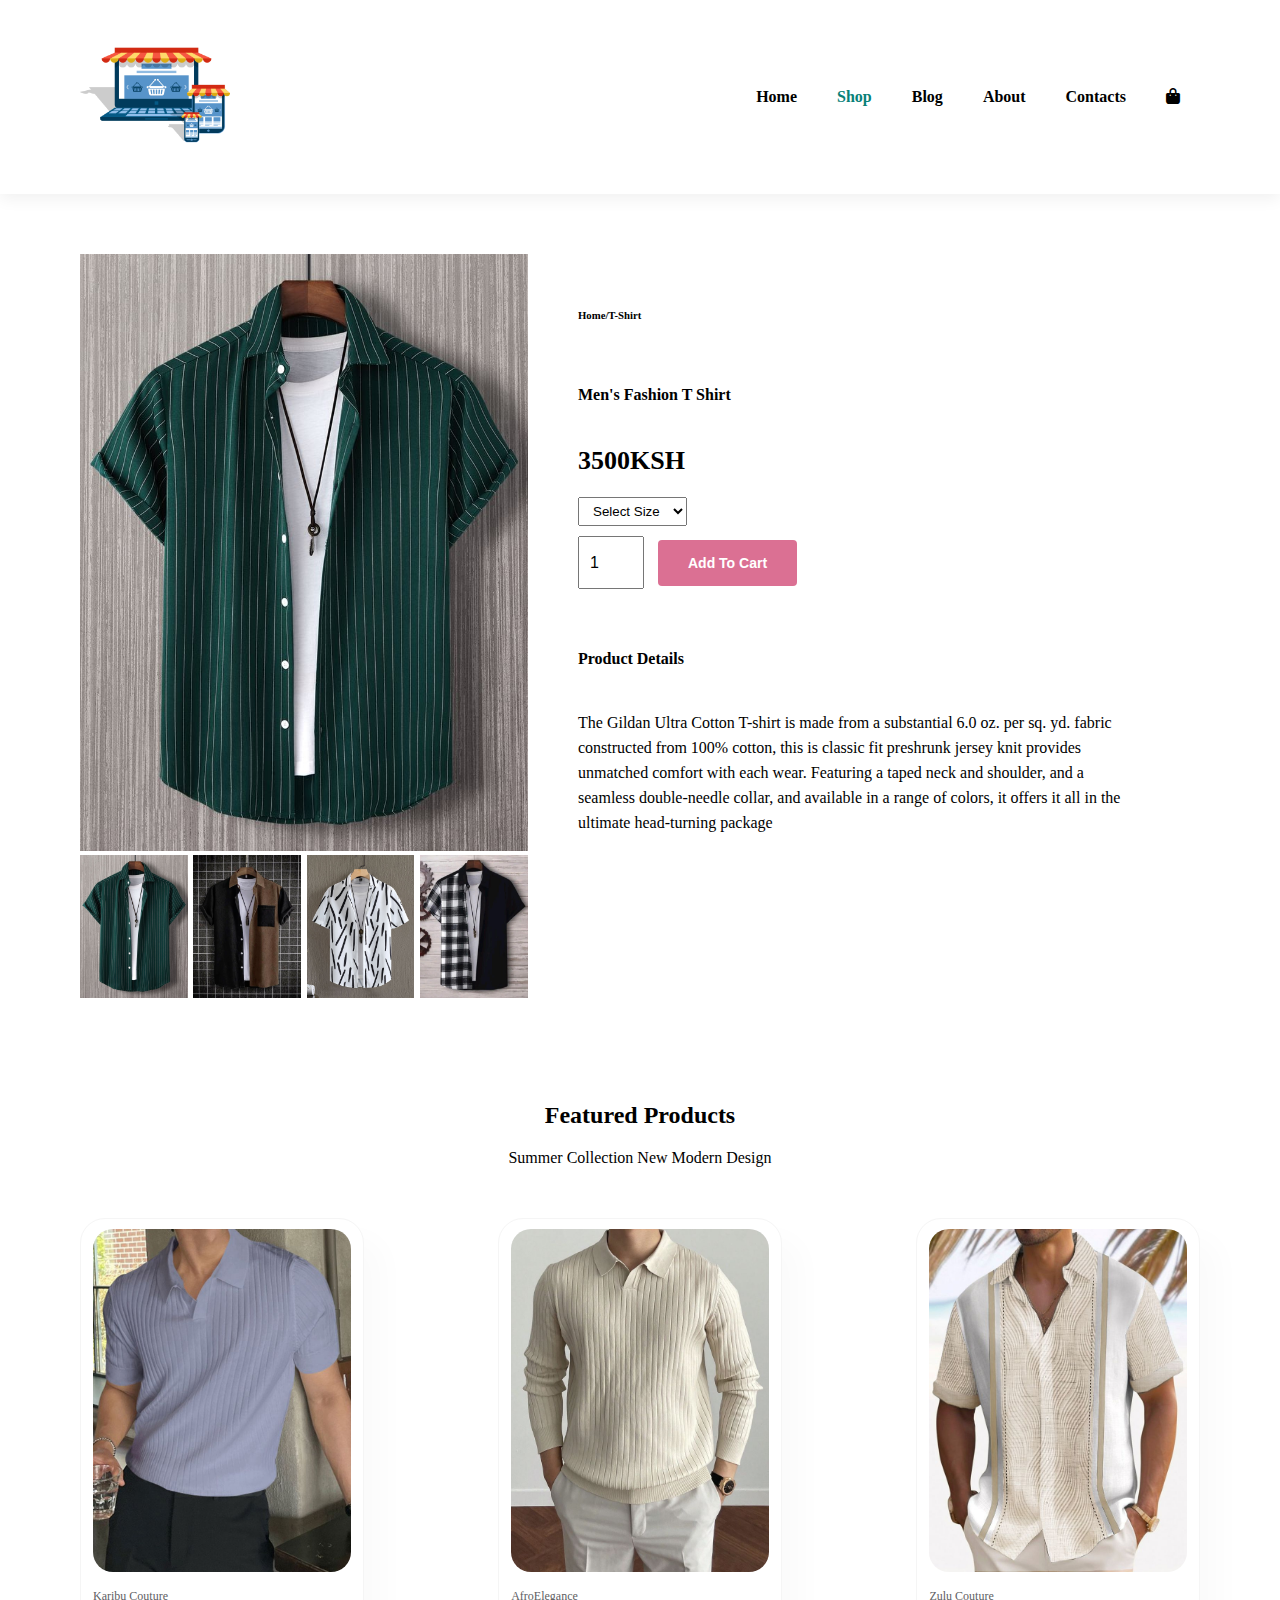
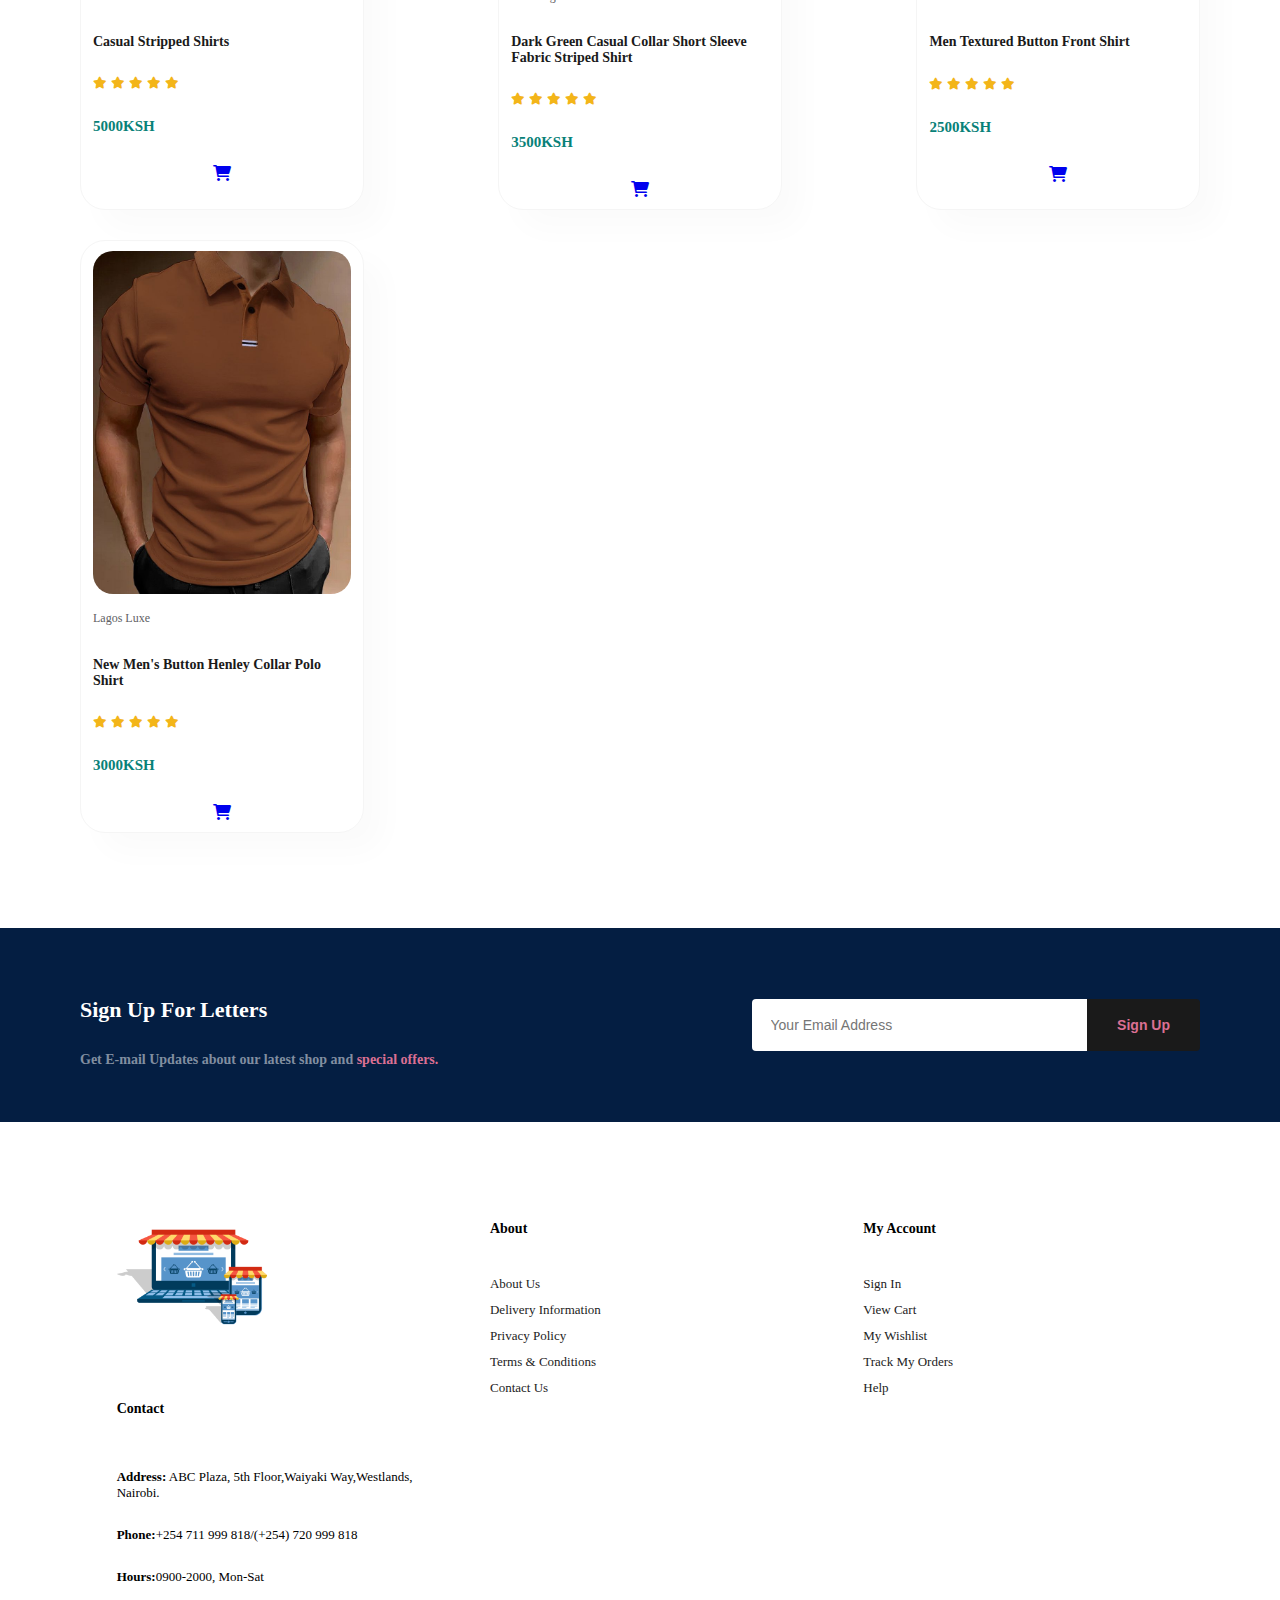
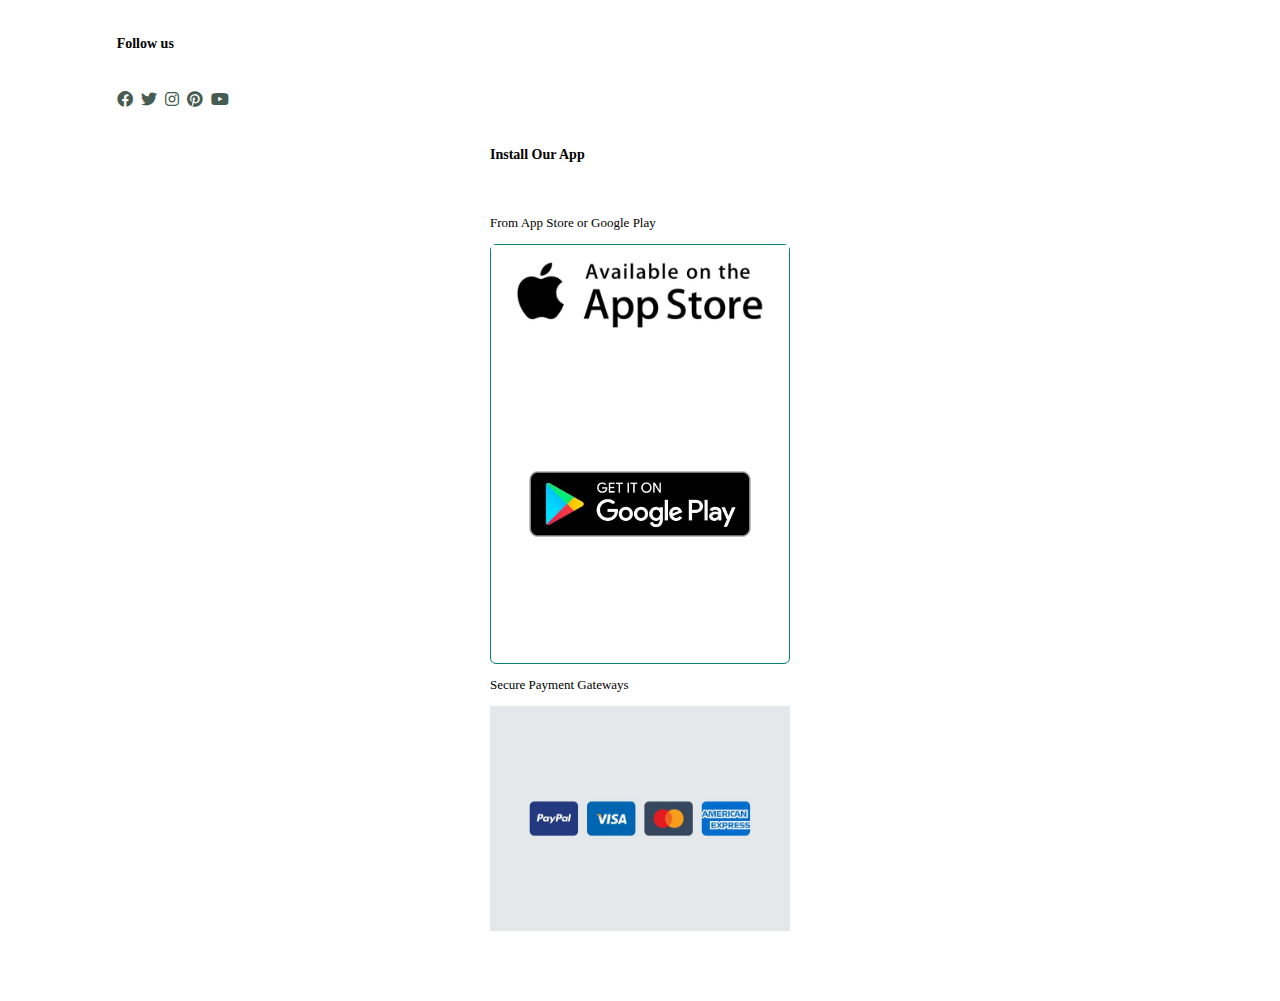
<file: OneDrive/Desktop/2024/System Methodologies/AfriMartProject/sproduct.html>
<!DOCTYPE html>
<html lang="en">
    <head>
        <meta charset="UTF-8">
        <meta http-equiv="X-UA-Compatible" content="IE=edge">
        <meta name="viewport" content="width=device-width, initial-scale=1.0">
        <link rel="icon"type="image.logo" href="images/logo2.png">
        <link rel="stylesheet" href="https://cdnjs.cloudflare.com/ajax/libs/font-awesome/6.0.0-beta3/css/all.min.css">
        <title>AfriMart</title>
        <link rel="stylesheet" href="style.css">
    </head>

    <body>
        <section id="header">
          <a href="#"><img src="images/logo2.png" class="logo" alt=""></a>

          <div>
            <ul id="navbar">
               <li><a href="index.html">Home</a></li> 
               <li><a class="active"  href="shop.html">Shop</a></li> 
               <li><a href="blog.html">Blog</a></li> 
               <li><a href="about.html">About</a></li> 
               <li><a href="contact.html">Contacts</a></li> 
               <li id="lg-bag"><a href="cart.html"><i class="fas fa-shopping-bag"></i></a></li> 
               <a href="#" id="close"><i class="fas fa-times"></i></a>
            </ul>
          </div>

          <div id="mobile">
            <a href="cart.html"><i class="fas fa-shopping-bag"></i></a>
            <i id="bar" class="fas fa-outdent"></i>
          </div>

        </section>

        <section id="prodetails" class="section-p1">
            <div class="single-pro-image">
               <img src="images/shirt5.jpeg" width="100%" id="MainImg" alt="">

               <div class="small-img-group">
                <div class="small-img-col">
                    <img src="images/shirt5.jpeg" width=100% class="small-img" alt="">
                </div>

                <div class="small-img-col">
                    <img src="images/shirtpro1.jpeg" width=100% class="small-img" alt="">
                </div>

                <div class="small-img-col">
                    <img src="images/shirtpro2.jpeg" width=100% class="small-img" alt="">
                </div>

                <div class="small-img-col">
                    <img src="images/shirtpro3.jpeg" width=100% class="small-img" alt="">
                </div>


               </div>
            </div>
            <div class="single-pro-details">
                <h6>Home/T-Shirt</h6>
                <h4>Men's Fashion T Shirt</h4>
                <h2>3500KSH</h2>
                <select>
                    <option>Select Size</option>
                    <option>XL</option>
                    <option>XXL</option>
                    <option>Small</option>
                    <option>Large</option>
                </select>

                <input type="number" value="1">
                <button class="normal">Add To Cart</button>
                <h4>Product Details</h4>
                <span>The Gildan Ultra Cotton T-shirt is made from a substantial 6.0 oz. per sq. yd. fabric constructed from 100% cotton, this is classic fit preshrunk jersey knit provides unmatched comfort with each wear. Featuring a taped neck and shoulder, and a seamless double-needle collar, and available in a range of colors, it offers it all in the ultimate head-turning package</span>
            </div>
        </section>

        <section id="product1" class="section-p1">
            <h2>Featured Products</h2>
            <p>Summer Collection New Modern Design</p>
            <div class="pro-container">
              <div class="pro">
                <img src="images/backupshirt5.jpeg" alt="">
                <div class="des">
                  <span>Karibu Couture</span>
                  <h5>Casual Stripped Shirts</h5>
                  <div class="star">
                    <i class="fas fa-star"></i>
                    <i class="fas fa-star"></i>
                    <i class="fas fa-star"></i>
                    <i class="fas fa-star"></i>
                    <i class="fas fa-star"></i>
                  </div>
                  <h4>5000KSH</h4>
                </div>
                <a href="#"><i class="fas fa-shopping-cart"></i></a>
              </div>
  
              <div class="pro">
                <img src="images/backupshirt3.jpeg" alt="">
                <div class="des">
                  <span>AfroElegance</span>
                  <h5>Dark Green Casual Collar Short Sleeve Fabric Striped Shirt</h5>
                  <div class="star">
                    <i class="fas fa-star"></i>
                    <i class="fas fa-star"></i>
                    <i class="fas fa-star"></i>
                    <i class="fas fa-star"></i>
                    <i class="fas fa-star"></i>
                  </div>
                  <h4>3500KSH</h4>
                </div>
                <a href="#"><i class="fas fa-shopping-cart"></i></a>
              </div>
              <div class="pro">
                <img src="images/download4.jpeg" alt="">
                <div class="des">
                  <span>Zulu Couture</span>
                  <h5>Men Textured Button Front Shirt</h5>
                  <div class="star">
                    <i class="fas fa-star"></i>
                    <i class="fas fa-star"></i>
                    <i class="fas fa-star"></i>
                    <i class="fas fa-star"></i>
                    <i class="fas fa-star"></i>
                  </div>
                  <h4>2500KSH</h4>
                </div>
                <a href="#"><i class="fas fa-shopping-cart"></i></a>
              </div>
  
              <div class="pro">
                <img src="images/Men Contrast Striped Tape Polo Shirt.jpeg" alt="">
                <div class="des">
                  <span>Lagos Luxe</span>
                  <h5>New Men's Button Henley Collar Polo Shirt</h5>
                  <div class="star">
                    <i class="fas fa-star"></i>
                    <i class="fas fa-star"></i>
                    <i class="fas fa-star"></i>
                    <i class="fas fa-star"></i>
                    <i class="fas fa-star"></i>
                  </div>
                  <h4>3000KSH</h4>
                </div>
                <a href="#"><i class="fas fa-shopping-cart"></i></a>
              </div>
  <!--girls-->
              
            </div>
          </section>

        <section id="newsletter" class="section-p1 section-m1">
          <div class="newstext">
            <h4>Sign Up For Letters</h4>
            <p>Get E-mail Updates about our latest shop and <span>special offers.</span></p>
          </div>

          <div class="form">
            <input type="text" placeholder="Your Email Address"> 
            <button class="normal">Sign Up</button>
          </div>
        </section>

        <footer class="section-p1">
          <div class="col">
            <img class="logo" src="images/logo2.png" alt="">
            <h4>Contact</h4>
            <p><strong>Address:</strong> ABC Plaza, 5th Floor,Waiyaki Way,Westlands, Nairobi.</p>
            <P><strong>Phone:</strong>+254 711 999 818/(+254) 720 999 818</P>
            <p><strong>Hours:</strong>0900-2000, Mon-Sat</p>

            <div class="follow">
              <h4>Follow us</h4>
              <div class="icon">
                <i class="fab fa-facebook"></i>
                <i class="fab fa-twitter"></i>
                <i class="fab fa-instagram"></i>
                <i class="fab fa-pinterest"></i>
                <i class="fab fa-youtube"></i>
              </div>
            </div>
          </div>

          <div class="col">
            <h4>About</h4>
            <a href="">About Us</a>
            <a href="">Delivery Information</a>
            <a href="">Privacy Policy</a>
            <a href="">Terms & Conditions</a>
            <a href="">Contact Us</a>
          </div>

          <div class="col">
            <h4>My Account</h4>
            <a href="">Sign In</a>
            <a href="">View Cart</a>
            <a href="">My Wishlist</a>
            <a href="">Track My Orders</a>
            <a href="">Help</a>
          </div>

          <div class="col install">
            <h4>Install Our App</h4>
            <p>From App Store or Google Play</p>
            <div class="row">
              <Img src="images/appstore.jpeg" alt="">
              <Img src="images/googleplay.jpeg" alt="">
            </div>
            <p>Secure Payment Gateways</p>
            <Img src="images/payment.jpeg" alt="">
          </div>

          <div class="copyright">
        
          </div>
        </footer>

        <script>
            var MainImg = document.getElementById("MainImg");
            var smallimg = document.getElementsByClassName("small-img");


            smallimg[0].onclick = function() {
                MainImg.src = smallimg[0].src;
            }

            smallimg[1].onclick = function() {
                MainImg.src = smallimg[1].src;
            }

            smallimg[2].onclick = function() {
                MainImg.src = smallimg[2].src;
            }

            smallimg[3].onclick = function() {
                MainImg.src = smallimg[3].src;
            }
        </script>
        
        <script src="script.js"></script>
    </body>
</html>
</file>
<file: OneDrive/Desktop/2024/System Methodologies/AfriMartProject/style.css>
body, html {
    margin: 0;
    padding: 0;
    overflow-x: hidden;
}




#header{
    display: flex;
    align-items: center;
    justify-content: space-between;
    padding: 20px 80px;
    background: white;
    box-shadow: 0 5px 15px rgba(0, 0, 0, 0.06);
    z-index: 999;
    position: sticky;
    top: 0;
    left: 0;

}

.logo {
    width: 150px; /* Adjust width as needed */
    height: auto; /* Keeps aspect ratio */
}

#navbar{
    display:flex;
    align-items: center;
    justify-content: center;
}

#navbar li{
    list-style: none;
    padding: 0 20px;
    position: relative;

}

#navbar li a{
    text-decoration: none;
    font-size: 16px;
    font-weight: 600;
    color: black;
    transition:0.3s ease;

}


#navbar li a:hover,
#navbar li a.active{
    color:#088178;
}

#navbar li a.active::after
#navbar li a:hover::after{
    content: "";
    width: 30%;
    height:2px;
    background: skyblue;
    position: absolute;
    bottom: -4px;
    left: 20px;
}

#mobile{
    display: none;
    align-items: center;
}

#close{
    display: none;
}

#hero{
    background-image: url("images/hero.jpeg");
    height:90vh;
    width:100%;
    background-position: top 25% right 0 ;
    background-size: cover;
    padding: 0 50px;
    display: flex;
    flex-direction: column;
    align-items: flex-start;
    justify-content: center;
}

#hero h4{
    padding-bottom: 15px;
}

#hero h1{
    color:#088178;
}

#hero h2{
    font-size: 46px;
    line-height: 54px;
    color:#222;
}

#hero p{
    font-weight: 600;
    padding-bottom: 80px;
}

#hero button{
    /*background-image:url("images/button.png");*/
    border-color: transparent;
    color: aqua;
    border: 0;
    padding: 14px 80px 14px 65px;
    background-repeat: no-repeat;
    cursor: pointer;
    font-weight: 700;
    font-size: 15px;
    background-color: black;
    border-radius: 40px;
}

#feature{
    display: flex;
    align-items: center;
    justify-content: space-between;
    flex-wrap: wrap;
}

.section-p1{
    padding: 40px 80px;
}

.section-m1{
    margin: 40px 0;
}


button.normal{
    font-size: 14px;
    font-weight: 900;
    padding:15px 30px;
    color:#088178;
    background-color: #fff;
    border-radius: 4px;
    cursor: pointer;
    border: none;
    outline: none;
    transition: 0,2s;
}


button.white{
    font-size: 13px;
    font-weight: 600;
    padding:11px 18px;
    color:bisque;
    background-color:black;
    cursor: pointer;
    border: 1px solid #fff;
    outline: none;
    transition: 0,2s;
}


#feature .fe-box{
    width:180px;
    text-align: center;
    padding:25px 15px;
    box-shadow: 20px 20px 34px rgba(0, 0, 0, 0.03);
    border:1px solid #cce7d0;
    border-radius: 4px;
    margin: 15px 0;
}

#feature .fe-box:hover{
    box-shadow:20px 20px 54px rgba(70, 62, 221, 0.1);


}

#feature .fe-box img{
    width:100%;
    margin-bottom: 10px;
}

#feature .fe-box h6{
    padding: 9px 8px 6px 8px;
    line-height: 1;
    border-radius: 4px;
    color:red;
    background-color: rgb(231, 213, 213);
    display: inline-block;
}

#feature .fe-box:nth-child(2) h6{
    background-color: antiquewhite;
    color: palevioletred;
}

#feature .fe-box:nth-child(3) h6{
    background-color:pink;
    color:black;
}

#feature .fe-box:nth-child(4) h6{
    background-color: antiquewhite;
    color: palevioletred;
}

#feature .fe-box:nth-child(5) h6{
    background-color:hsla(31, 100%, 46%, 0.885);
    color:whitesmoke;
}

#feature .fe-box:nth-child(6) h6{
    background-color: antiquewhite;
    color: palevioletred;
}

#product1{
    text-align: center;
}

#product1 .pro-container{
    display: flex;
    justify-content: space-between;
    padding-top: 20px;
    flex-wrap: wrap;
}

#product1 .pro{
    width: 23%;
    min-width: 250px;
    padding: 10px 12px;
    border: 1px solid whitesmoke;
    border-radius: 25px;
    cursor: pointer;
    box-shadow: 20px 20px 30px rgba(0, 0, 0, 0.02);
    margin:15px 0;
    transition: 0.2s ease;
    position: relative;
}

#product1 .pro:hover{
    box-shadow: 20px 20px 30px rgba(0, 0, 0, 0.06);
}

#product1 .pro img{
    width: 100%;
    border-radius: 20px;
}

#product1 .pro .des{
    text-align: start;
    padding: 10px 0;
}

#product1 .pro .des span{
    color: #606063;
    font-size: 12px;
     
}

#product1 .pro .des h5{
    padding-top: 7px;
    color: #1a1a1a;
    font-size: 14px;
}

#product1 .pro .des i{
    font-size: 12px;
    color:rgb(243, 181, 25);
}

#product1 .pro .des h4{
    padding-top: 7px;
    font-size: 15px;
    font-weight: 700;
    color: #088178;
}

#product1 .pro .cart{
    width:40px;
    height:40px;
    line-height: 40px;
    border-radius: 50px;
    background-color:#e8f6ea;
    font-weight: 500;
    color: #088178;
    border: 1px solid #cce7d0;
    position: absolute;
    bottom: 20px;
    right:10px;
}

#banner{
    display: flex;
    flex-direction: column;
    justify-content: center;
    align-items: center;
    text-align: center;
    background-image: url("images/backgroundpart3.jpeg");
    width:100%;
    height:40vh;
    background-size: cover;
    background-position: center;
}

#banner h4{
    color: white;
    font-size: 16px;
}

#banner h2{
    color: white;
    font-size: 30px;
    padding:10px 0;
}

#banner h2 span{
    color:palevioletred;
    
}

#banner button:hover{
    background: #000;
    color: aqua;
    border: 1px solid #cce7d0
}

#sm-banner .banner-box{
    display: flex;
    flex-direction: column;
    justify-content: center;
    align-items: center;
    text-align: center;
    background-image: url("images/salegif2.gif");
    width:580px;
    height:58vh;
    background-size: cover;
    background-position: center;

}

#sm-banner .banner-box2{
    display: flex;
    flex-direction: column;
    justify-content: center;
    align-items: center;
    text-align: center;
    background-image: url("images/collectiongif1.gif");
    width:580px;
    height:58vh;
    background-size: cover;
    background-position: center;
}

#sm-banner{
    display: flex;
    justify-content: space-between;
    flex-wrap: wrap;
}

#sm-banner .banner-box:hover button{
    background-color: palevioletred;
    border: 1px solid #fff;
}

#banner3  .banner-box{
    display: flex;
    flex-direction: column;
    justify-content: center;
    align-items: center;
    text-align: center;
    background-image: url("images/winteroffer2.jpeg");
    min-width: 30%;
    height:30vh;
    background-size: cover;
    background-position: center;
    padding: 20px;
    margin-bottom: 20px;
}

#banner3  .banner-box2{
    background-image: url("images/seasonclothing1.jpeg");
}

#banner3  .banner-box3{
    background-image: url("images/seasonclothing2.jpeg");
}

#banner3{
    display: flex;
    justify-content: space-between;
    flex-wrap: wrap;
    padding: 0 80px;
}


#banner3 h2{
    color: #fff;
    font-weight: 900;
    font-size: 22px;
}

#banner3 h3{
    color: #ec544e;
    font-weight: 800;
    font-size: 15px;
}

#newsletter{
    display: flex;
    justify-content: space-between;
    flex-wrap: wrap;
    align-items: center;
    background-image: url("");
    background-repeat: no-repeat;
    background-position: 20% 30%;
    background: #041e42;
}

#newsletter h4{
    font-size: 22px;
    font-weight: 700;
    color: #fff;
}

#newsletter p{
    font-size: 14px;
    font-weight: 600;
    color: #818ea0;
}

#newsletter .form{
    display: flex;
    width: 40%;
}

#newsletter p span {
   color: palevioletred;
}

#newsletter input{
    height: 3.125rem;
    padding:0 1.25em;
    font-size: 14px;
    width: 100%;
    border:1px solid transparent;
    border-radius: 4px;
    outline:none;
    border-top-right-radius:0;
    border-bottom-right-radius:0;
}

#newsletter button{
    background-color: #1a1a1a;
    color: palevioletred;
    white-space: nowrap;
    border-top-left-radius:0;
    border-bottom-left-radius:0;
}

footer{
    display: flex;
    flex-wrap: wrap;
    justify-content: space-between;
    
}

footer .col{
    display: flex;
    flex-direction: column;
    align-items: flex-start;
    margin-bottom: 20px;
}


footer a{
    font-size:13px;
    text-decoration: none;
    color: #222;
    margin-bottom: 10px;
}

footer .logo{
    margin-bottom: 30px;
}

footer h4{
    font-size:14px;
    padding-bottom: 20px;
}

footer p{
    font-size:13px;
    padding-bottom:0 0 8px 0;
}


footer .follow{
    margin-top: 20px;
}

footer .follow i{
    color:#465b52;
    padding-right:4px;
    cursor:pointer;

}

footer .install .row{
    border: 1px solid #088178;
    border-radius: 6px;

}

footer.install img{
    margin:10px 0 15px 0;
}

footer.follow i:hover,
footer a:hover{
    color:palevioletred;
}

footer .copyright{
    width:100%;
    text-align: center;
}



.col {
    width: 100%;
    max-width: 300px; /* Adjust as needed */
    margin: 0 auto;
}
.install img {
    width: 100%;
    height: auto;
    margin-bottom: 10px;
}
.row {
    display: flex;
    flex-direction: column;
}


/*for ipad*/
@media (max-width: 799px) {
    .section-p1 {
        padding: 40px 40px;
    }
    #navbar {
        display: flex;
        flex-direction: column;
        align-items: flex-start;
        justify-content: flex-start;
        position: fixed;
        top: 0;
        right: -300px;
        height: 100vh;
        width: 300px;
        background-color: #E3E6F3;
        box-shadow: 0 40px 60px rgba(0, 0, 0, 0.1);
        padding: 80px 0 0 10px;
        transition: right 0.3s; /* Add ensure smooth transition */
    }

    #navbar.active {
        right: 0px;
    }

    #navbar li {
        margin-bottom: 25px;
    }

    #mobile {
        display: flex;
        align-items: center;
    }

    #mobile i {
        color: #1a1a1a;
        font-size: 24px;
        padding-left: 20px;
    }

    #close {
        display: initial;
        position: absolute;
        top: 30px;
        left: 30px;
        color: #222;
        font-size: 24px;
    }

    #lg-bag{
        display: none;
    }

    #hero{
        height:70vh;
        padding: 0 50px;
        background-position: top 30% right 30%;
    }

    #feature {
        justify-content: center;
    }

    #feature .fe-box {
        margin: 15px 15px;
    }

    #product1 .pro-container {
        justify-content: center;
        
    }

    #product1 .pro {
        margin: 15px;

    }

    #banner {
        height: 20vh;
    }

    #banner3  .banner-box {
        min-width: 100%;
        height: 30vh;
    }

    #banner3 {
        padding: 40px;
    }

    #banner3  .banner-box {
        width: 20%;
    }

    #newsletter .form {
        width: 70%;
    }
}

/*for mobile phone*/
@media (max-width: 477px){
    .section-p1 {
        padding: 20px;
    }

    #header {
        padding: 10px 30px;

    }

    h1 {
       font-size: 38px;
    }

    #hero h2 {
        font-size: 32px;
    }

    #hero {
        padding: 0 20px;
        background-position: 55%;
    }

    #feature {
        justify-content:space-between;
    }

    #feature .fe-box {
        width: 155px;
        margin: 0 0 15px 0;
    }

    #product1 .pro {
        width: 100%;
    }

    #banner {
        height: 20vh;
    }

    #banner h2 {
        color: white;
        font-size: 10px;
        padding: 10px 0;
    }

    #banner3  .banner-box {
        height: 40vh;
    }

    #sm-banner  .banner-box {
        height: 40vh;
    }

    #sm-banner .banner-box2 {
        margin-top: 20px;
    }

    #banner3 {
        padding: 0 20px;
    }

    #banner3  .banner-box {
        width: 100%;
    }

    #newsletter {
      padding: 40px 20px;
    }

    #newsletter .form {
        width: 100%;
    }

    footer .copyright {
      text-align: start;
    }

    /*SINGLE PRODUCT*/

    #prodetails {
        display: flex;
        flex-direction: column;
    }

    #prodetails .single-pro-image{
        width: 100%;
        margin-right: 0px;
    }

    #prodetails .single-pro-details{
        width: 100%;
    }

    /*BLOG PAGE*/
    
    #blog {
        padding: 100px 20px 0 20px;
    }

    #blog .blog-box {
        display: flex;
        flex-direction: column;
        align-items: flex-start;
    }

    #blog .blog-img {
        width: 100%;
        margin-right: 0px;
        margin-bottom: 30px;
    }

    #blog .blog-details {
        width: 100%;
    }

    /*ABOUT US PAGE*/
    #about-head {
        flex-direction: column;
    }

    #about-head img {
        width: 100%;
        margin-bottom: 20px;
    }

    #about-head div {
        padding-left: 0px;
    }
}

/*shop page*/
#page-header{
    background-image: url("images/shopbackground1.jpeg");
    width: 100%;
    height: 60vh;
    background-size: cover;
    display: flex;
    justify-content: center;
    text-align: center;
    flex-direction: column;
    padding: 14px;
}

#page-header h2,
#page-header p{
    color:#fff;
    font-size: 80px;
}

#pagination{
    text-align: center;
}

#pagination a {
    display: inline-block;
    padding: 10px 15px;
    text-decoration: none;
    color:white; /* Adjust color as needed */
    font-size: 18px; /* Adjust font size for numbers */
    background-color: palevioletred;
}

#pagination a i {
    font-size: 24px; /* Adjust font size for the icon */
    color: white; /* Adjust color as needed */
    vertical-align: middle; /* Ensure the icon is vertically aligned with the text */
    background-color: palevioletred;
}


/*sproductpage*/

#prodetails{
    display: flex;
    margin-top: 20px;
}

#prodetails .single-pro-image{
    width: 40%;
    margin-right: 50px;

}

.small-img-group{
    display: flex;
    justify-content: space-between;
}

.small-img-col{
    flex-basis: 24%;
    cursor: pointer;
}

#prodetails .single-pro-details{
    width:50%;
    padding-top: 30px;
}

#prodetails .single-pro-details h4{
    padding: 40px 0 20px 0;
}

#prodetails .single-pro-details h2{
    font-size: 26px;
}

#prodetails .single-pro-details select{
    display: block;
    padding: 5px 10px;
    margin-bottom: 10px;
}

#prodetails .single-pro-details input{
    width: 50px;
    height: 47px;
    padding-left: 10px;
    font-size: 16px;
    margin-right: 10px;
}

#prodetails .single-pro-details button{
    background-color: palevioletred;
    color: #fff;
}

#prodetails .single-pro-details input:focus{
    outline: none;
}

#prodetails .single-pro-details span{
    line-height: 25px;
}

/*blog page*/
#page-header.blog-header {
    background-image: url("images/blogbackground1.jpeg");
    background-size: cover; /* Optional: To ensure the image covers the entire section */
    background-position: center; /* Optional: To center the image */
    background-repeat: no-repeat; /* Optional: To prevent the image from repeating */
}

#blog{
    padding: 150px 150px 0 150px;
}

#blog .blog-box {
   display: flex;
   align-items: center;
   width:100%;
   position: relative;
   padding-bottom: 90px;
}

#blog .blog-img{
    width: 50%;
    margin-right: 40px;
}

#blog img{
    width: 100%;
    height: 300px;
    object-fit: cover;
}

#blog .blog-details{
    width: 50%;
    
}

#blog .blog-details a {
    text-decoration: none;
    font-size: 11px;
    color: #000;
    font-weight: 700;
    position: relative;
    transition: 0.3s;
}

#blog .blog-details a::after{
    content: "";
    width: 50px;
    height: 1px;
    background-color: #000;
    position: absolute;
    top: 4px;
    right: -60px;
}

#blog .blog-details a:hover{
    color: palevioletred;
}

#blog .blog-details a:hover::after{
    background-color: palevioletred;
}

#blog .blog-box h1{
    position: absolute;
    top: -40px;
    left: 0;
    font-size: 70px;
    font-weight: 700;
    color: #c9cbce;
    
}

/*ABOUT US PAGE*/

#page-header.about-header {
    background-image: url("images/aboutus.jpeg");
    background-size: cover; /* Optional: ensures the image covers the entire section */
    background-position: center; /* Optional: centers the image */
    background-repeat: no-repeat; /* Optional: prevents the image from repeating */
    height: 300px; /* Optional: set a height for the section */
    color: #fff; /* Optional: ensure text is visible */
    display: flex;
    flex-direction: column;
    align-items: center;
    justify-content: center;
    text-align: center;
}

#page-header.about-header h2{
    color:#088178;
}

#about-head{
    display: flex;
    align-items: center;
}

#about-head img{
    width: 50%;
    height: auto;
}

#about-head div{
    padding-left: 40px;
}

#page-header.contact-header {
    background-image: url("images/logo2.png");
    background-size: contain; /* Adjusts the image to fit within the section */
    background-position: center; /* Centers the image */
    background-repeat: no-repeat; /* Prevents the image from repeating */
    height: 300px; /* Sets a height for the section */
    color: black; /* Ensures text is visible */
    display: flex;
    flex-direction: column;
    align-items: center;
    justify-content: center;
    text-align: center;

}

#page-header.contact-header h2{
    color: palevioletred;
    padding-top: 80px;
}

#page-header.contact-header p{
    color: #000;
    padding-top: 30px;
    font-size: 50px;
}

/*Contact Page*/
#contact-details{
    display: flex;
    align-items: center;
    justify-content: space-between;
}

#contact-details .details{
   width:40%;
}

#contact-details .details span,
#form-details form span{
    font-size: 12px;
}

#contact-details .details h2,
#form-details form h2{
    font-size: 26px;
    line-height: 35px;
    padding: 20px 0;
}

#contact-details .details h3{
    font-size: 16px;
    padding-bottom: 15px;  
}

#contact-details .details li{
    list-style: none;
    display: flex;
    padding: 10px 0;
}

#contact-details .details li i{
    font-size: 14px;
    padding-right: 22px;
}

#contact-details .details li p{
    margin: 0;
    font-size: 14px;
}

#contact-details .map{
    width: 55%;
    height: 400px;
}

#contact-details .map iframe{
    width:100%;
    height:100%;
}

#form-details form{
    width:66%;
    display: flex;
    flex-direction: column;
    align-items: flex-start;
}

#form-details form input,
#form-details form textarea{
    width:100%;
    padding: 12px 15px;
    outline:none;
    margin-bottom: 20px;
    border: 1px solid #e1e1e1;
}

#form-details form button{
    background-color: #088178;
    color: #fff;
}
</file>
